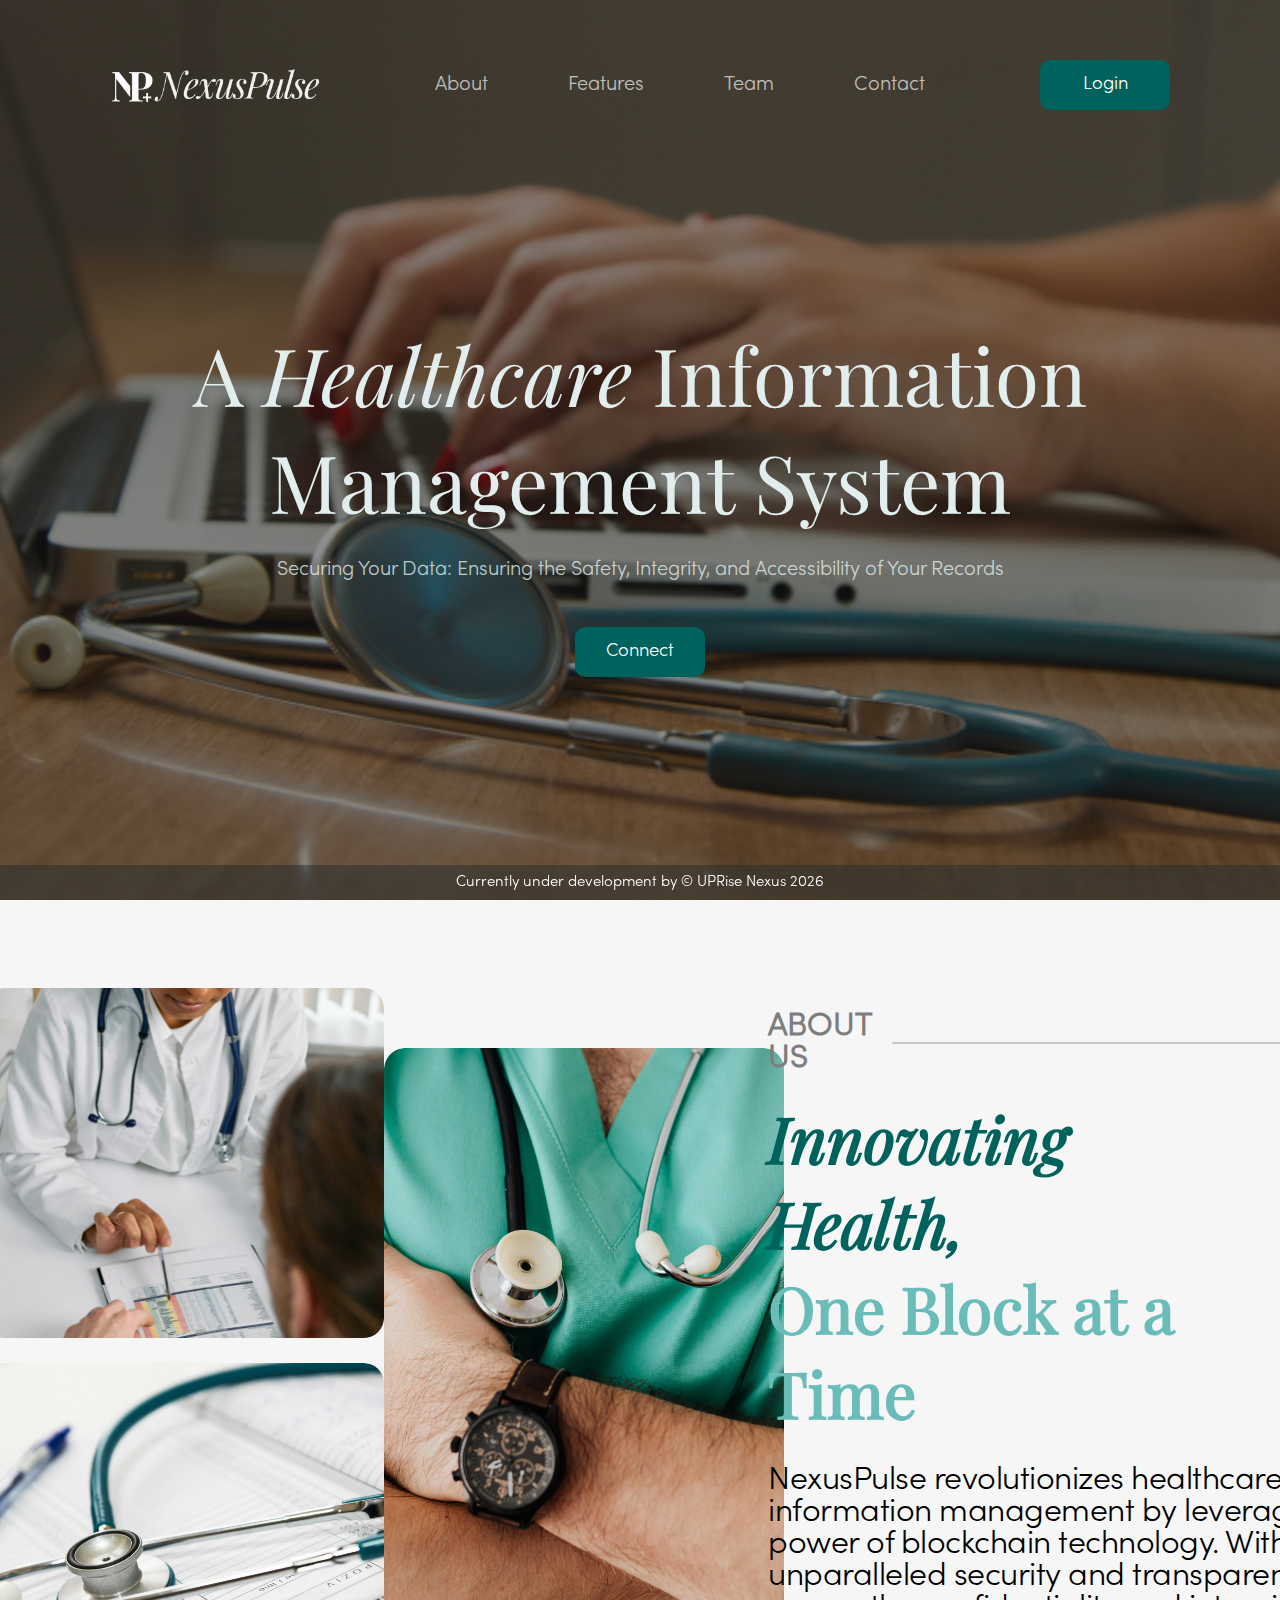
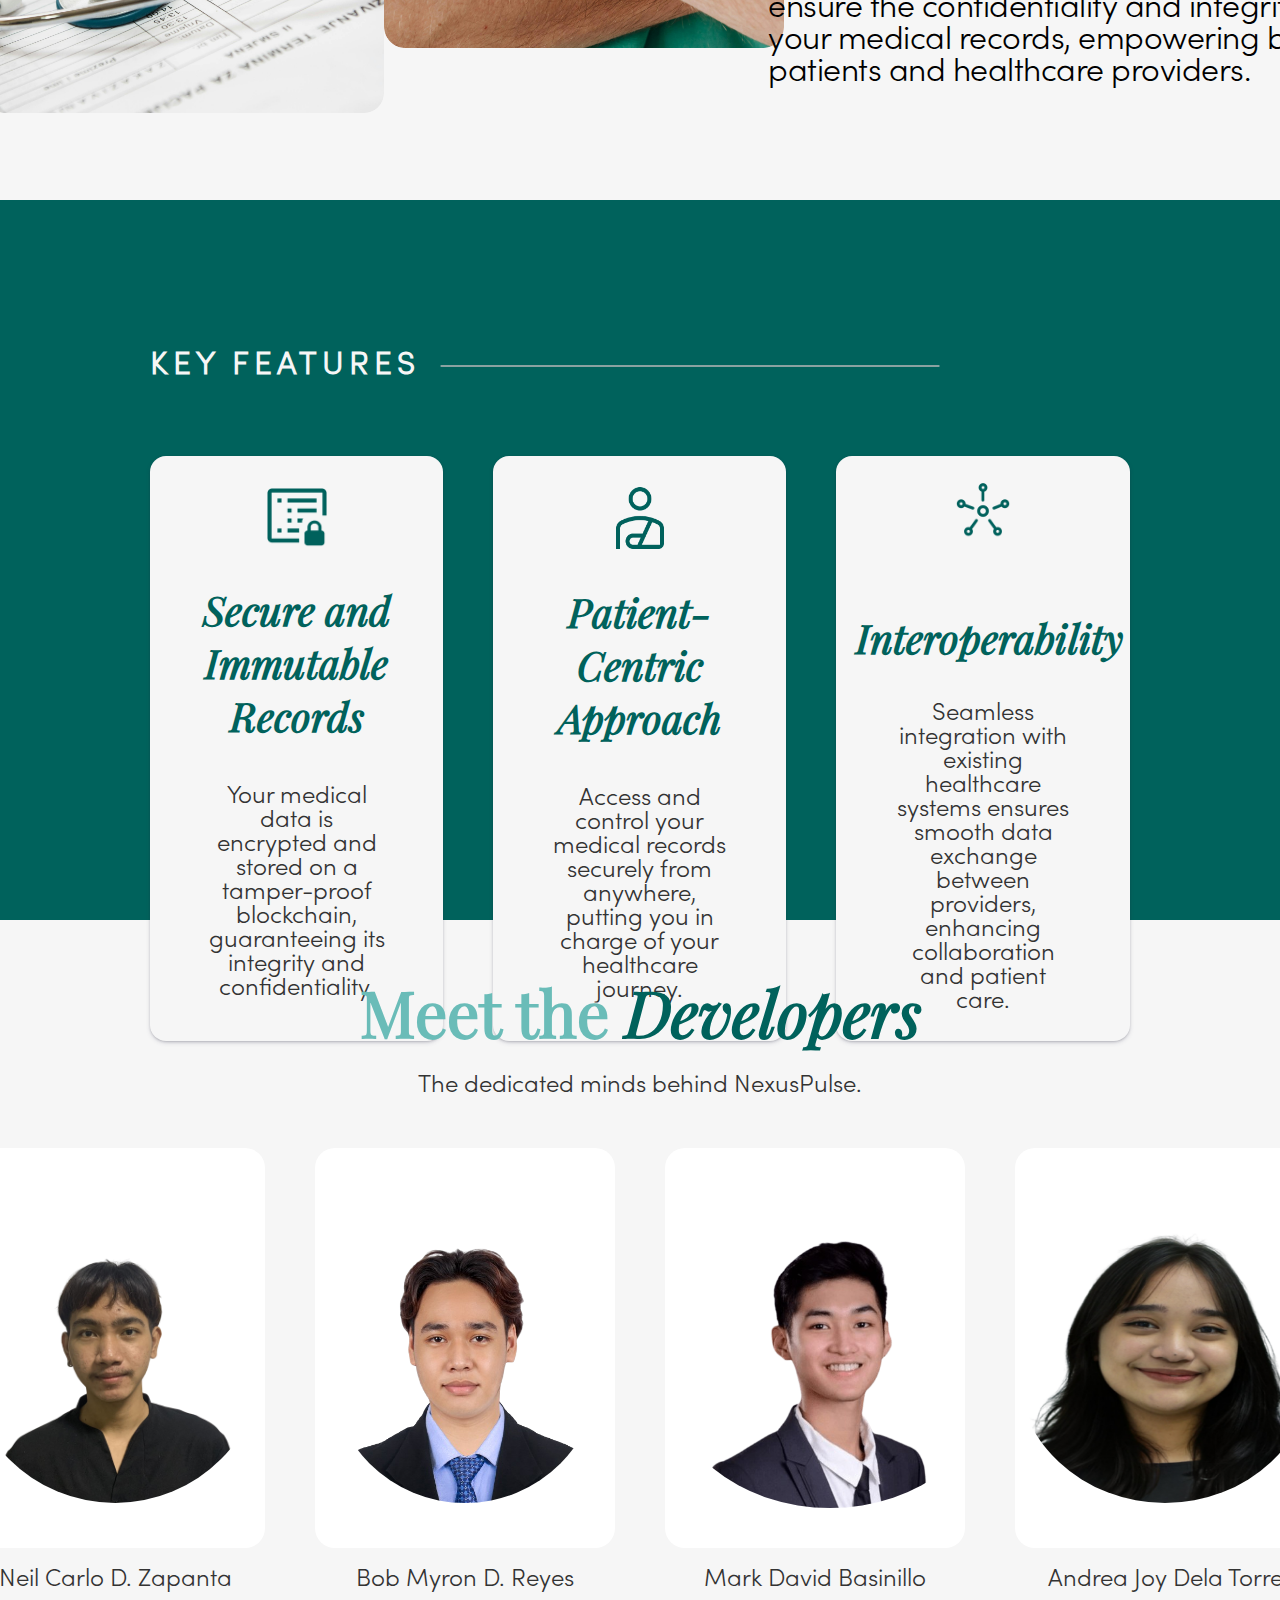
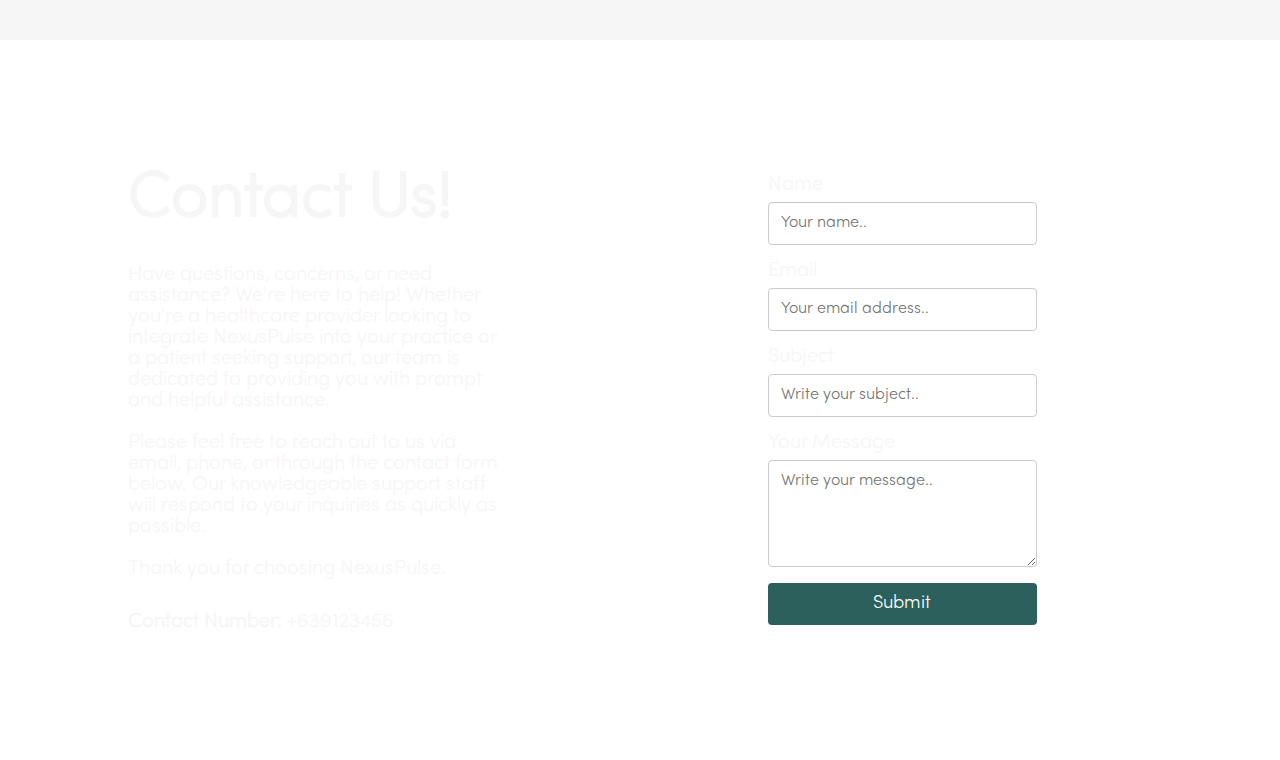
<file: index.html>
<!DOCTYPE html>
<html lang="en">
<head>
    <meta charset="UTF-8">
    <meta name="viewport" content="width=device-width, initial-scale=1.0">
    <title>NexusPulse</title>
    <link rel="stylesheet" href="./styles/style.css">
    <script src="./script.js" defer></script>
</head>
<body class="landing-page" id="home">
    <div class="background">
        <div class="container">
            <header class="header">
                <img src="./images/logo4.png" alt="NexusPulse Logo">
                <div class="nav-bar">
                    <a href="#about" class="about">About</a>
                    <a href="#features" class="features">Features</a>
                    <a href="#team" class="team">Team</a>
                    <a href="#contact-us" class="team">Contact</a>
                </div>
                <button class="login-form">Login</button>
            </header>
        
            <div class="content">
                <p class="hero">A <span class="healthcare">Healthcare</span> Information <br> Management System</p>
                <p class="sub-hero">Securing Your Data: Ensuring the Safety, Integrity, and Accessibility of Your Records</p>
                <button class="connect-button">Connect</button>
            </div>
        </div>
    </div>

    <div class="about-us-container" id="about">
        <div class="left">
            <div class="left-img">
                <img src="./images/image1.png" alt="">
                <img src="./images/image2.png" alt="">
            </div>
            <div class="right-img">
                <img src="./images/image3.png" alt="">
            </div>
        </div>
        <div class="right">
            <div class="about-us-text">
                <p>ABOUT US</p>
                <img class="dash" src="./images/dash.png" alt="">
            </div>
            <div class="about-header"><em>Innovating Health, </em><br> One Block at a Time</div>
            <p>NexusPulse revolutionizes healthcare information management by leveraging
                the power of blockchain technology. With unparalleled security and transparency, we ensure the confidentiality and integrity of your medical records, empowering both patients and healthcare providers.</p>
        </div>
    </div>

    <div class="key-features-container" id="features">
        <div class="header">
            <h2>KEY FEATURES</h2>
            <img src="./images/dash.png" alt="">
        </div>
        <div class="key-features-collection">
            <div class="key-features-card">
                <div class="icon-container">
                    <img src="./images/feature1.png" alt="" width="60">
                </div>
                <h3>Secure and <br> Immutable Records</h3>
                <p>Your medical data is encrypted and stored on a tamper-proof blockchain, guaranteeing its integrity and confidentiality.</p>
            </div>
            <div class="key-features-card">
                <div class="icon-container">
                    <img src="./images/feature2.png" alt="" width="50">
                </div>
                <h3>Patient-Centric Approach</h3>
                <p>Access and control your medical records securely from anywhere, putting you in charge of your healthcare journey.
                </p>
            </div>
            <div class="key-features-card">
                <div class="icon-container">
                    <img src="./images/feature3.png" alt="" width="70">
                </div>
                <h3 class="interoperability">Interoperability</h3>
                <p>Seamless integration with existing healthcare systems ensures smooth data exchange between providers, enhancing collaboration and patient care.
                </p>
            </div>
        </div>
    </div>

    <div class="team-container" id="team">
        <div class="header">
            <h2>Meet the <span class="developer">Developers</span></h2>
            <p>The dedicated minds behind NexusPulse.</p>
        </div>
        <div class="card-container">
            <div class="card-item">
                <div class="img-container">
                    <a href="https://www.facebook.com/mustbeneru" target="_blank"><img src="./images/neil-pfp.png" alt="" class="neil"></a>
                </div>
                <p class="name">Neil Carlo D. Zapanta</p>
            </div>
            <div class="card-item">
                <div class="img-container">
                    <a href="https://www.facebook.com/bobmyron.36"><img src="./images/bob-pfp.png" alt="" class="bob"></a>
                </div>
                <p class="name">Bob Myron D. Reyes</p>
            </div>
            <div class="card-item">
                <div class="img-container">
                    <a href="https://www.facebook.com/itsmarksheesh"><img src="./images/mark-pfp.png" alt="" class="mark"></a>
                </div>
                <p class="name">Mark David Basinillo</p>
            </div>
            <div class="card-item">
                <div class="img-container">
                    <a href="https://www.facebook.com/andreajoydt"><img src="./images/andrea-pfp.png" alt="" class="andrea"></a>
                </div>
                <p class="name">Andrea Joy Dela Torre</p>
            </div>
        </div>
    </div>
    

    <div class="contact-form-container" id="contact-us">
        <div class="form-label cfc">
            <h1>Contact Us!</h1>
            <p>Have questions, concerns, or need assistance? We're here to help! Whether you're a healthcare provider looking to integrate NexusPulse into your practice or a patient seeking support, our team is dedicated to providing you with prompt and helpful assistance.
            <br><br>
            Please feel free to reach out to us via email, phone, or through the contact form below. Our knowledgeable support staff will respond to your inquiries as quickly as possible.
            <br><br>  
            Thank you for choosing NexusPulse.</p>
            <h3>Contact Number: <a>+639123456</a></h3>
        </div>

        <div class="form-content cfc">
            <form action="/action_page.php">
                <label for="name">Name</label>
                <input type="text" id="name" name="name" placeholder="Your name..">
            
                <label for="email">Email</label>
                <input type="text" id="email" name="email" placeholder="Your email address..">

                <label for="subject">Subject</label>
                <input type="text" id="subject" name="subject" placeholder="Write your subject..">
            
                <label for="subject">Your Message</label>
                <textarea id="subject" name="subject" placeholder="Write your message.." style="height:200px"></textarea>
            
                <input type="submit" value="Submit">
              </form>
        </div>
        
    </div>

    <footer class="footer">
        <p>Currently under development by © UPRise Nexus <script>document.write( new Date().getFullYear() );</script></p>
    </footer> 

</body>
</html>
</file>
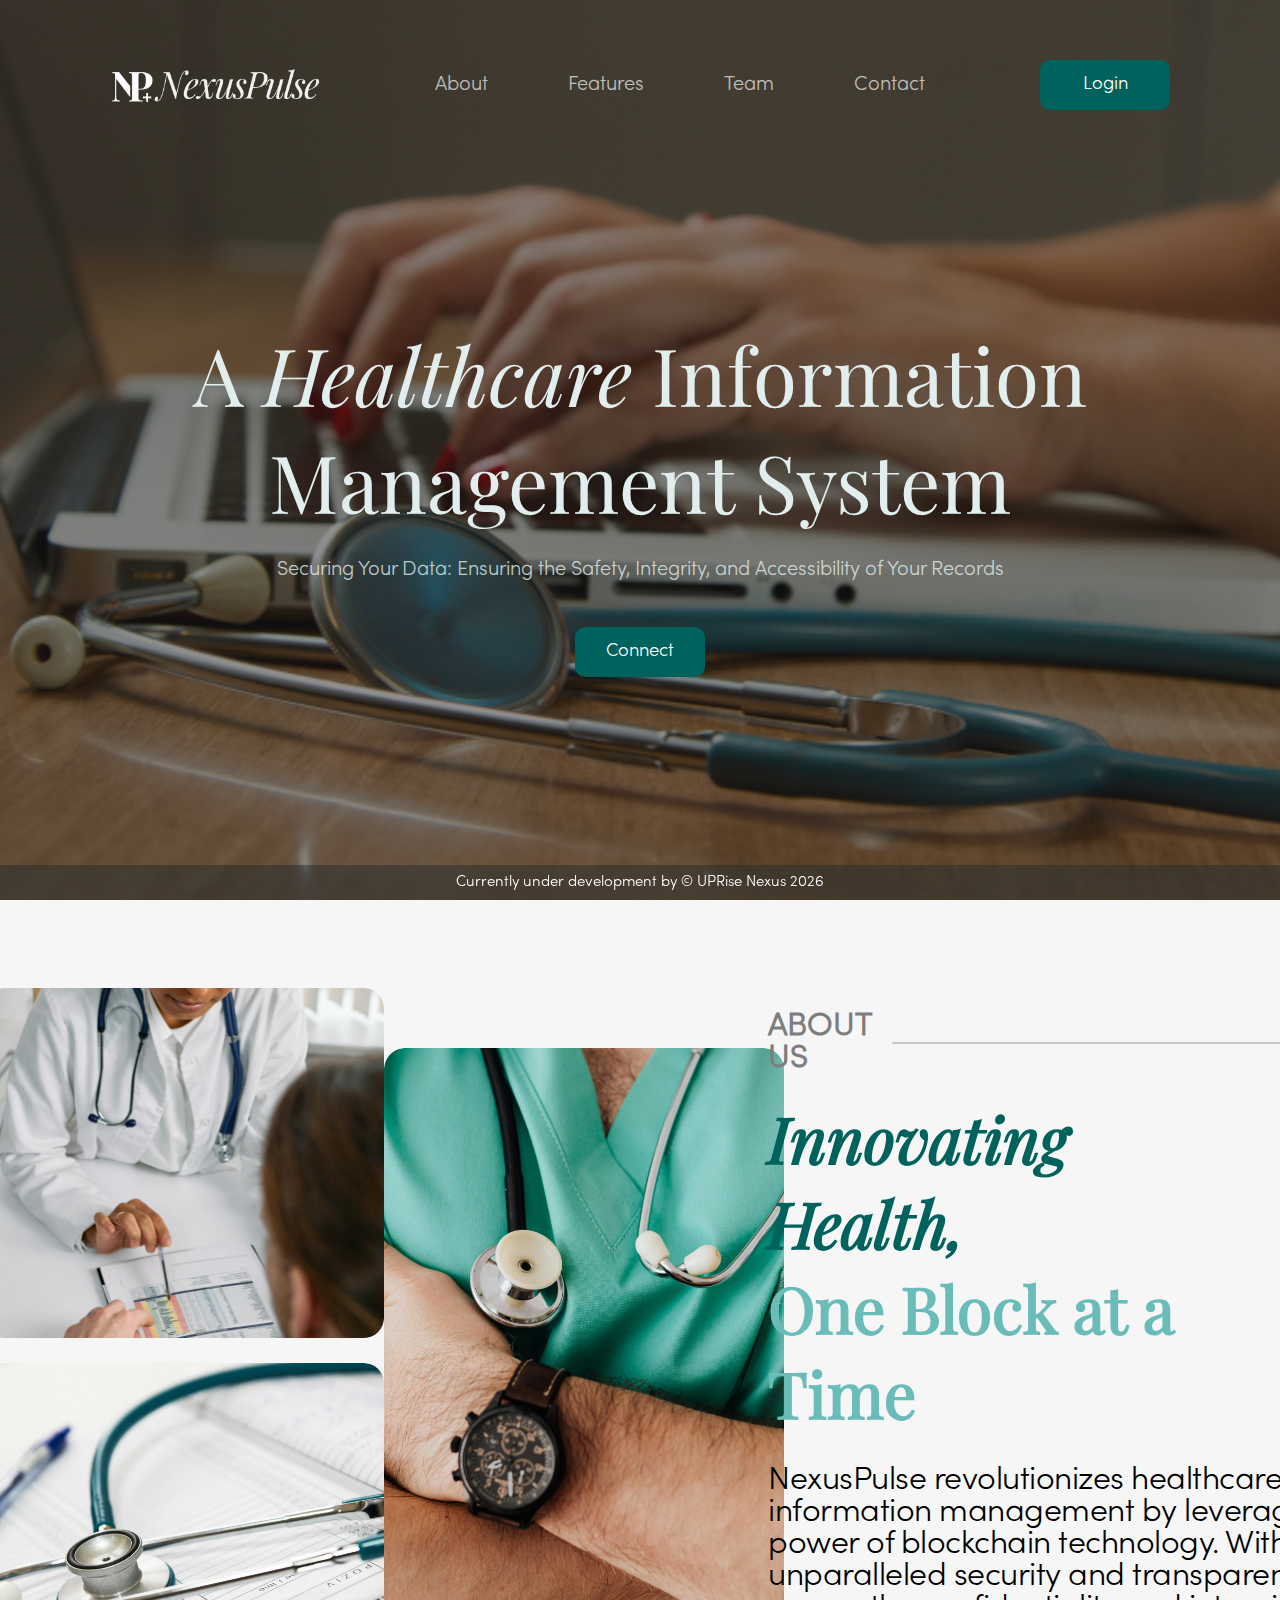
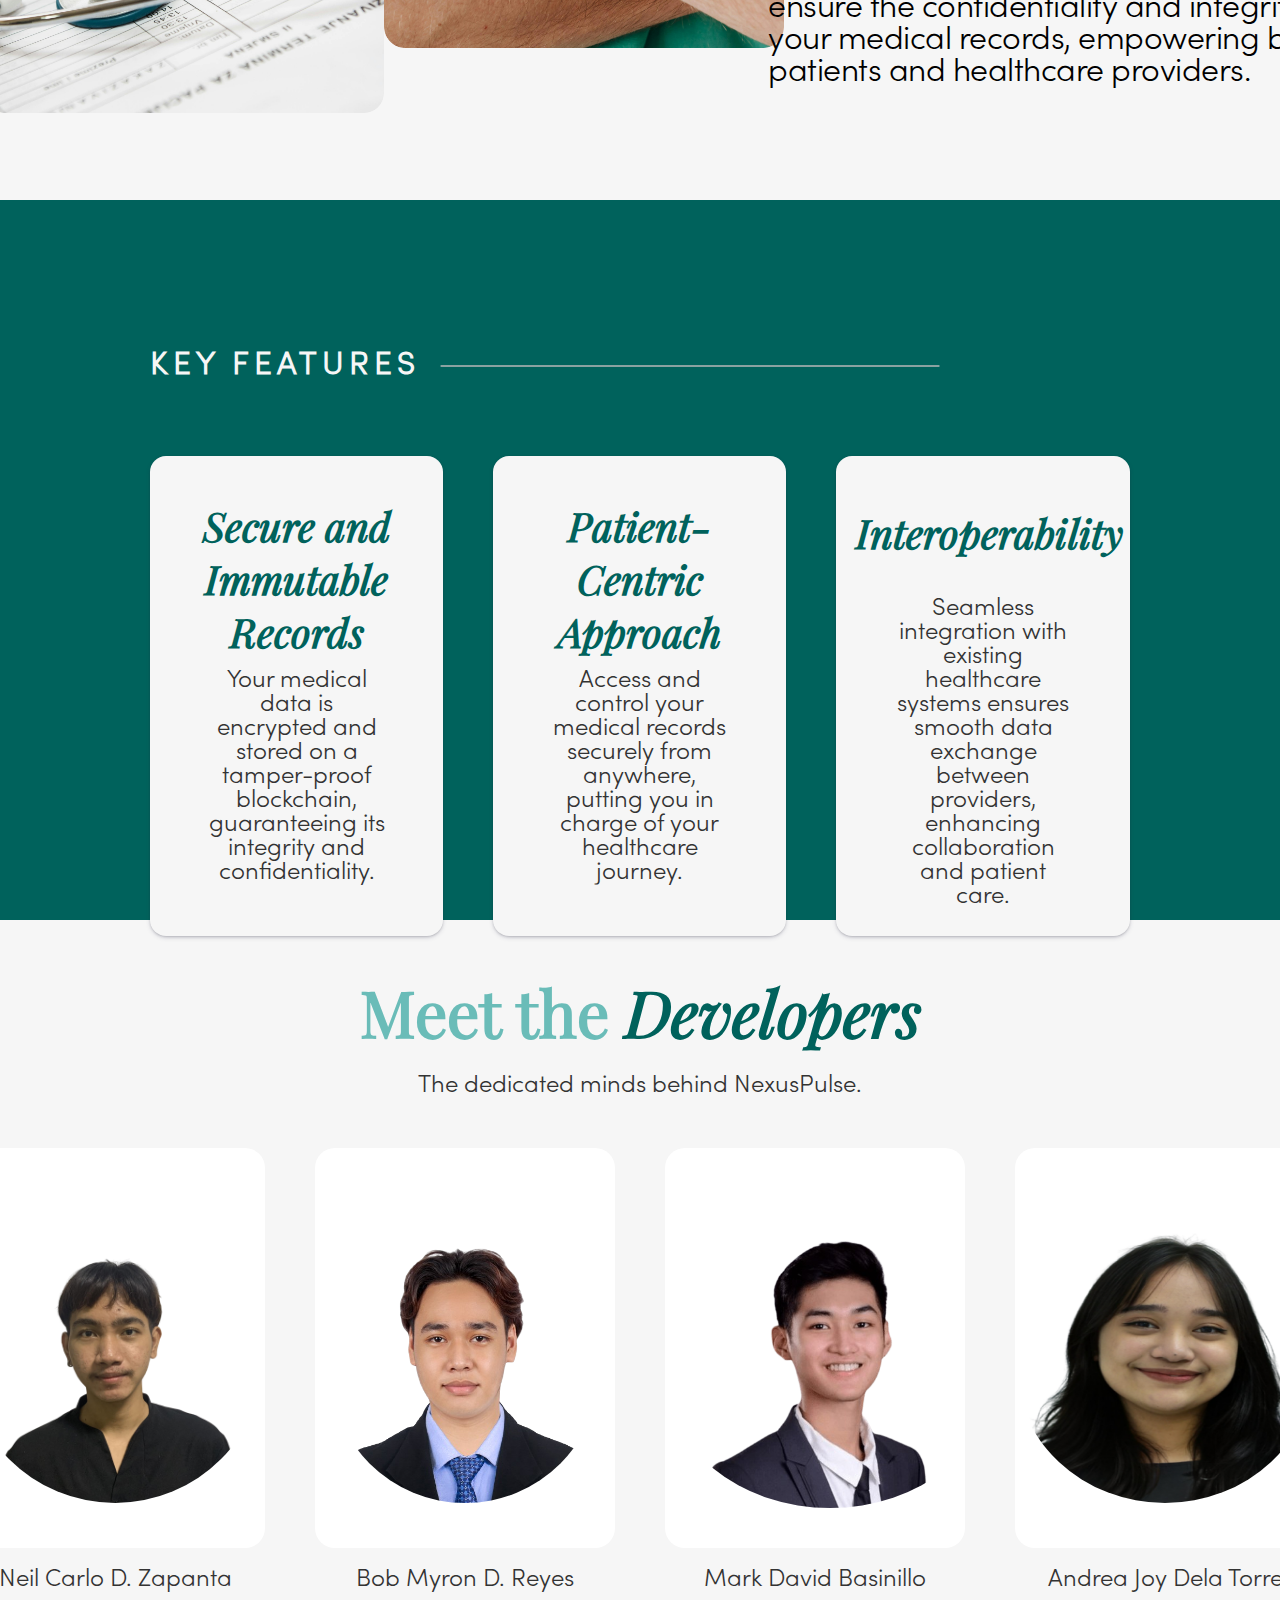
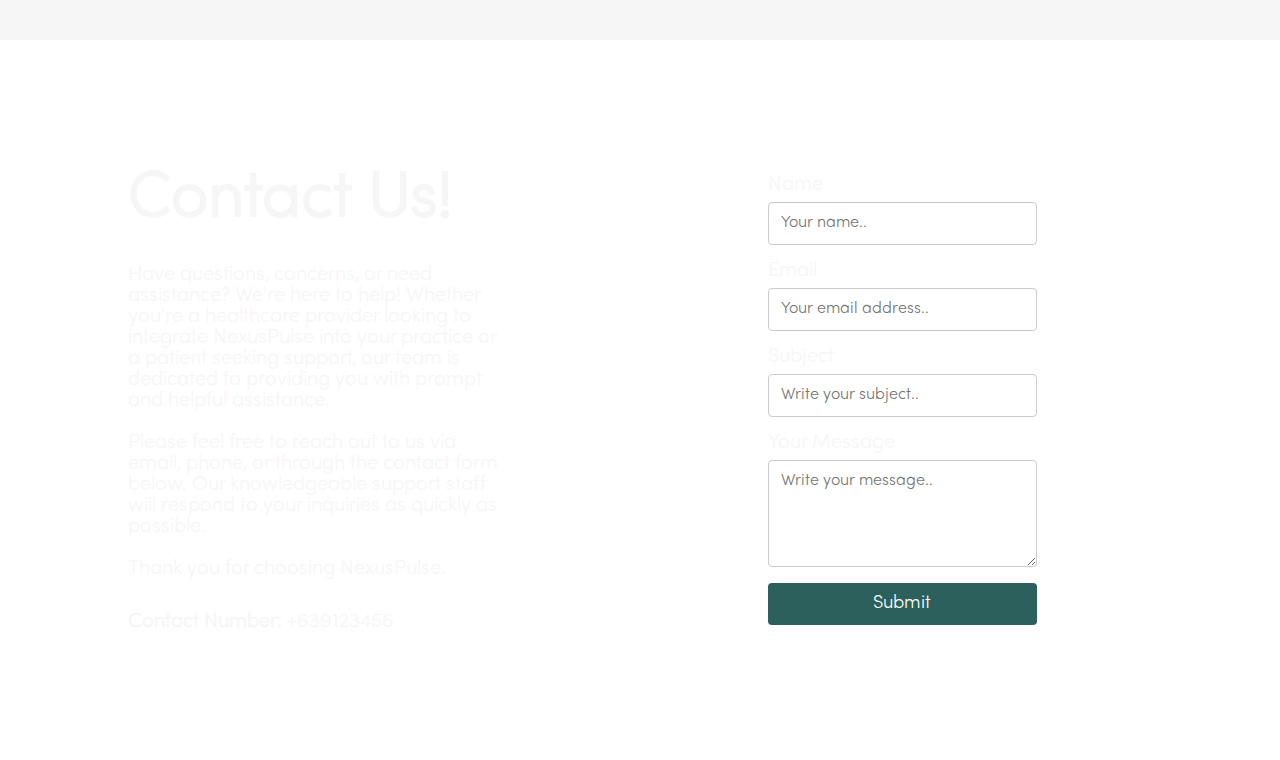
<file: html/index.html>
<!DOCTYPE html>
<html lang="en">
<head>
    <meta charset="UTF-8">
    <meta name="viewport" content="width=device-width, initial-scale=1.0">
    <title>NexusPulse</title>
    <link rel="stylesheet" href="../styles/style.css">
    <script src="../script.js" defer></script>
</head>
<body class="landing-page" id="home">
    <div class="background">
        <div class="container">
            <header class="header">
                <img src="../images/logo4.png" alt="NexusPulse Logo">
                <div class="nav-bar">
                    <a href="#about" class="about">About</a>
                    <a href="#features" class="features">Features</a>
                    <a href="#team" class="team">Team</a>
                    <a href="#contact-us" class="team">Contact</a>
                </div>
                <button class="login-form">Login</button>
            </header>
        
            <div class="content">
                <p class="hero">A <span class="healthcare">Healthcare</span> Information <br> Management System</p>
                <p class="sub-hero">Securing Your Data: Ensuring the Safety, Integrity, and Accessibility of Your Records</p>
                <button class="connect-button">Connect</button>
            </div>
        </div>
    </div>

    <div class="about-us-container" id="about">
        <div class="left">
            <div class="left-img">
                <img src="../images/image1.png" alt="">
                <img src="../images/image2.png" alt="">
            </div>
            <div class="right-img">
                <img src="../images/image3.png" alt="">
            </div>
        </div>
        <div class="right">
            <div class="about-us-text">
                <p>ABOUT US</p>
                <img class="dash" src="../images/dash.png" alt="">
            </div>
            <div class="about-header"><em>Innovating Health, </em><br> One Block at a Time</div>
            <p>NexusPulse revolutionizes healthcare information management by leveraging
                the power of blockchain technology. With unparalleled security and transparency, we ensure the confidentiality and integrity of your medical records, empowering both patients and healthcare providers.</p>
        </div>
    </div>

    <div class="key-features-container" id="features">
        <div class="header">
            <h2>KEY FEATURES</h2>
            <img src="../images/dash.png" alt="">
        </div>
        <div class="key-features-collection">
            <div class="key-features-card">
                <h3>Secure and Immutable Records</h3>
                <p>Your medical data is encrypted and stored on a tamper-proof blockchain, guaranteeing its integrity and confidentiality.</p>
            </div>
            <div class="key-features-card">
                <h3>Patient-Centric Approach</h3>
                <p>Access and control your medical records securely from anywhere, putting you in charge of your healthcare journey.
                </p>
            </div>
            <div class="key-features-card">
                <h3 class="interoperability">Interoperability</h3>
                <p>Seamless integration with existing healthcare systems ensures smooth data exchange between providers, enhancing collaboration and patient care.
                </p>
            </div>
        </div>
    </div>

    <div class="team-container" id="team">
        <div class="header">
            <h2>Meet the <span class="developer">Developers</span></h2>
            <p>The dedicated minds behind NexusPulse.</p>
        </div>
        <div class="card-container">
            <div class="card-item">
                <div class="img-container">
                    <a href="https://www.facebook.com/mustbeneru" target="_blank"><img src="../images/neil-pfp.png" alt="" class="neil"></a>
                </div>
                <p class="name">Neil Carlo D. Zapanta</p>
            </div>
            <div class="card-item">
                <div class="img-container">
                    <a href="https://www.facebook.com/bobmyron.36"><img src="../images/bob-pfp.png" alt="" class="bob"></a>
                </div>
                <p class="name">Bob Myron D. Reyes</p>
            </div>
            <div class="card-item">
                <div class="img-container">
                    <a href="https://www.facebook.com/itsmarksheesh"><img src="../images/mark-pfp.png" alt="" class="mark"></a>
                </div>
                <p class="name">Mark David Basinillo</p>
            </div>
            <div class="card-item">
                <div class="img-container">
                    <a href="https://www.facebook.com/andreajoydt"><img src="../images/andrea-pfp.png" alt="" class="andrea"></a>
                </div>
                <p class="name">Andrea Joy Dela Torre</p>
            </div>
        </div>
    </div>
    

    <div class="contact-form-container" id="contact-us">
        <div class="form-label cfc">
            <h1>Contact Us!</h1>
            <p>Have questions, concerns, or need assistance? We're here to help! Whether you're a healthcare provider looking to integrate NexusPulse into your practice or a patient seeking support, our team is dedicated to providing you with prompt and helpful assistance.
            <br><br>
            Please feel free to reach out to us via email, phone, or through the contact form below. Our knowledgeable support staff will respond to your inquiries as quickly as possible.
            <br><br>  
            Thank you for choosing NexusPulse.</p>
            <h3>Contact Number: <a>+639123456</a></h3>
        </div>

        <div class="form-content cfc">
            <form action="/action_page.php">
                <label for="name">Name</label>
                <input type="text" id="name" name="name" placeholder="Your name..">
            
                <label for="email">Email</label>
                <input type="text" id="email" name="email" placeholder="Your email address..">

                <label for="subject">Subject</label>
                <input type="text" id="subject" name="subject" placeholder="Write your subject..">
            
                <label for="subject">Your Message</label>
                <textarea id="subject" name="subject" placeholder="Write your message.." style="height:200px"></textarea>
            
                <input type="submit" value="Submit">
              </form>
        </div>
        
    </div>

    <footer class="footer">
        <p>Currently under development by © UPRise Nexus <script>document.write( new Date().getFullYear() );</script></p>
    </footer> 

</body>
</html>
</file>
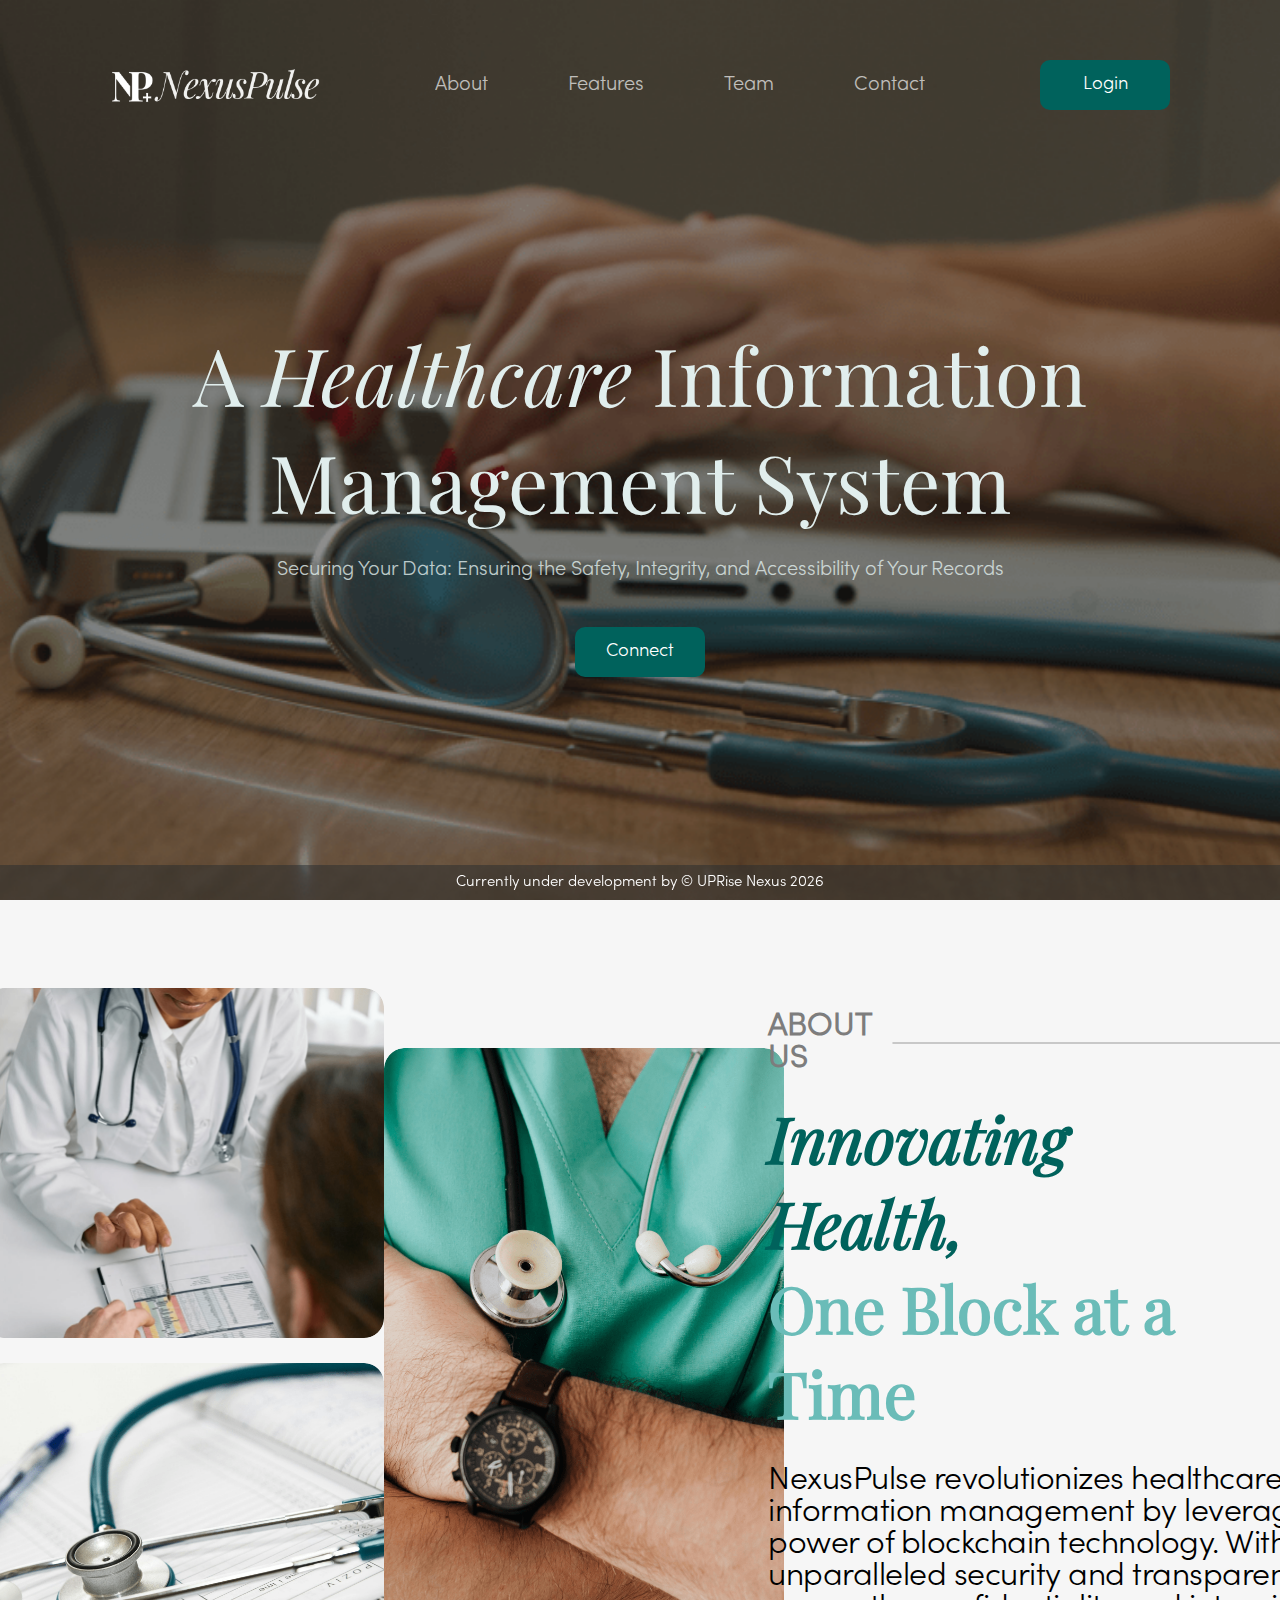
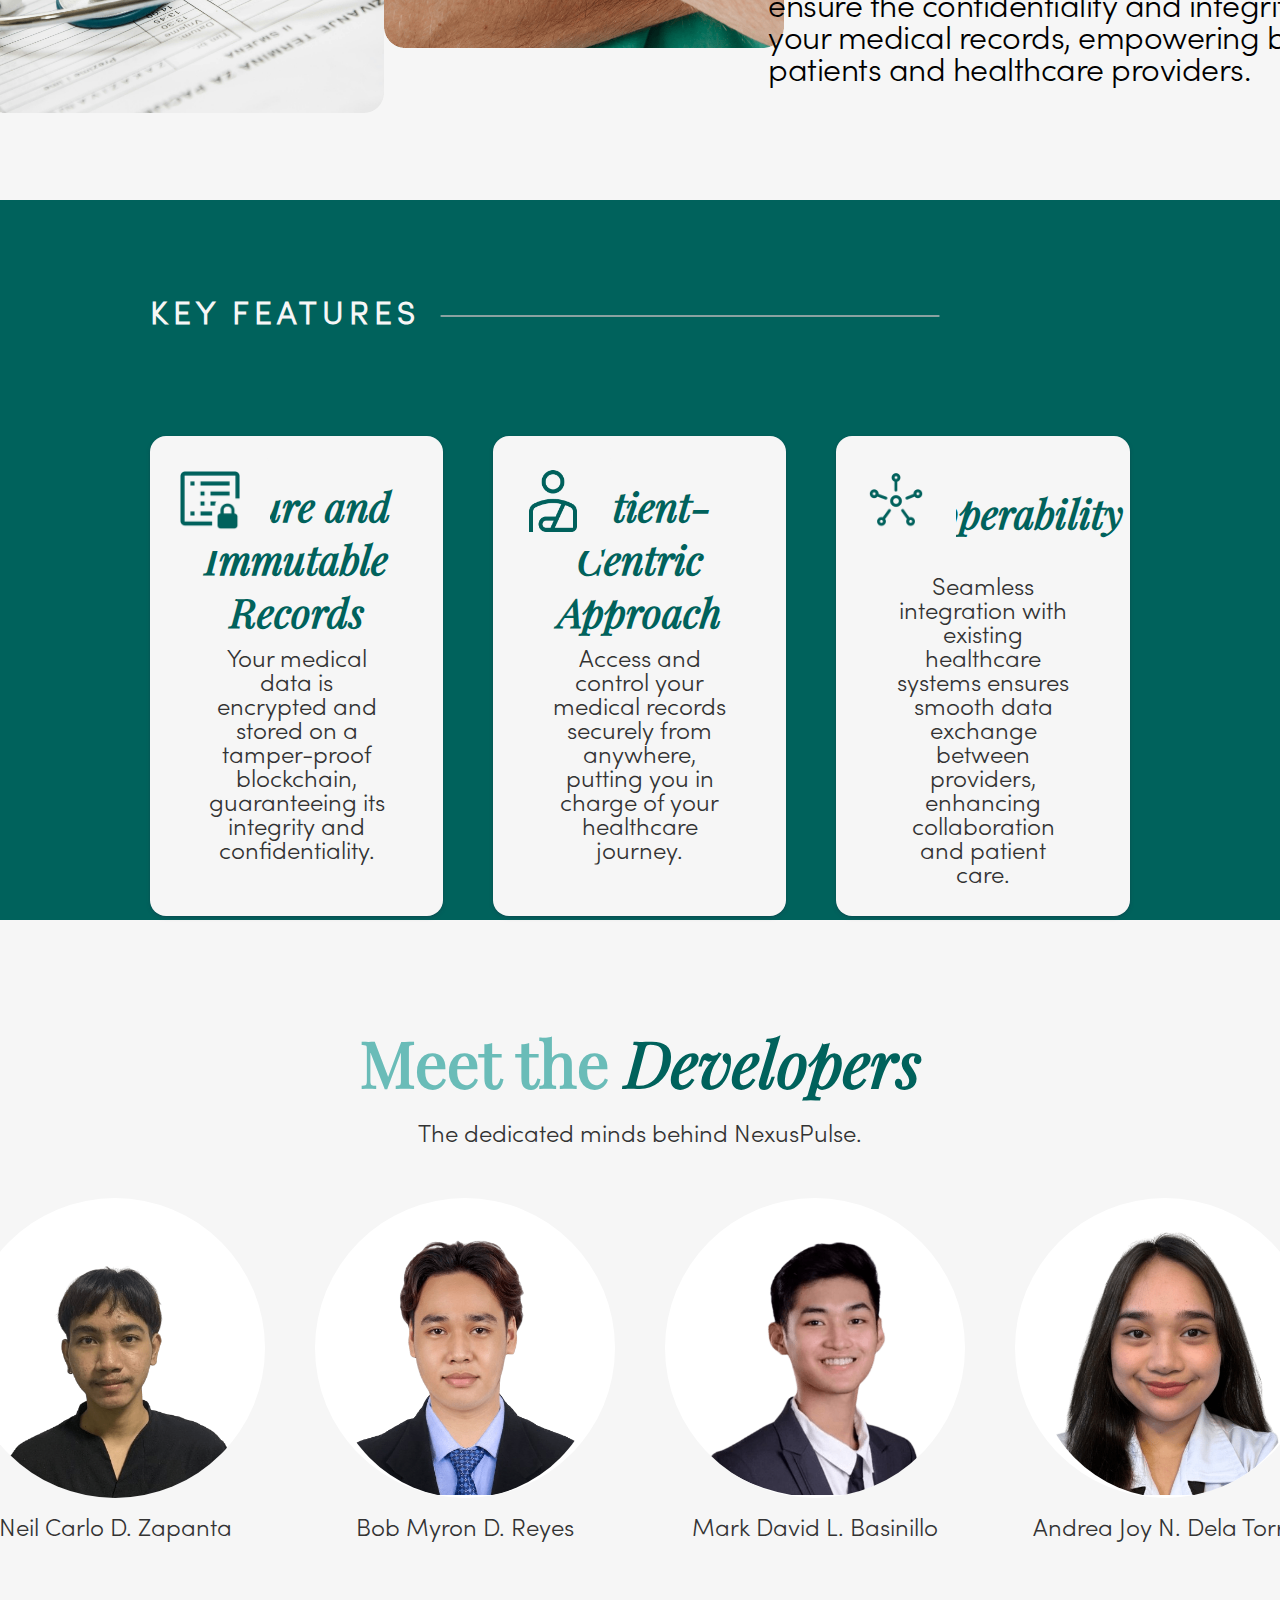
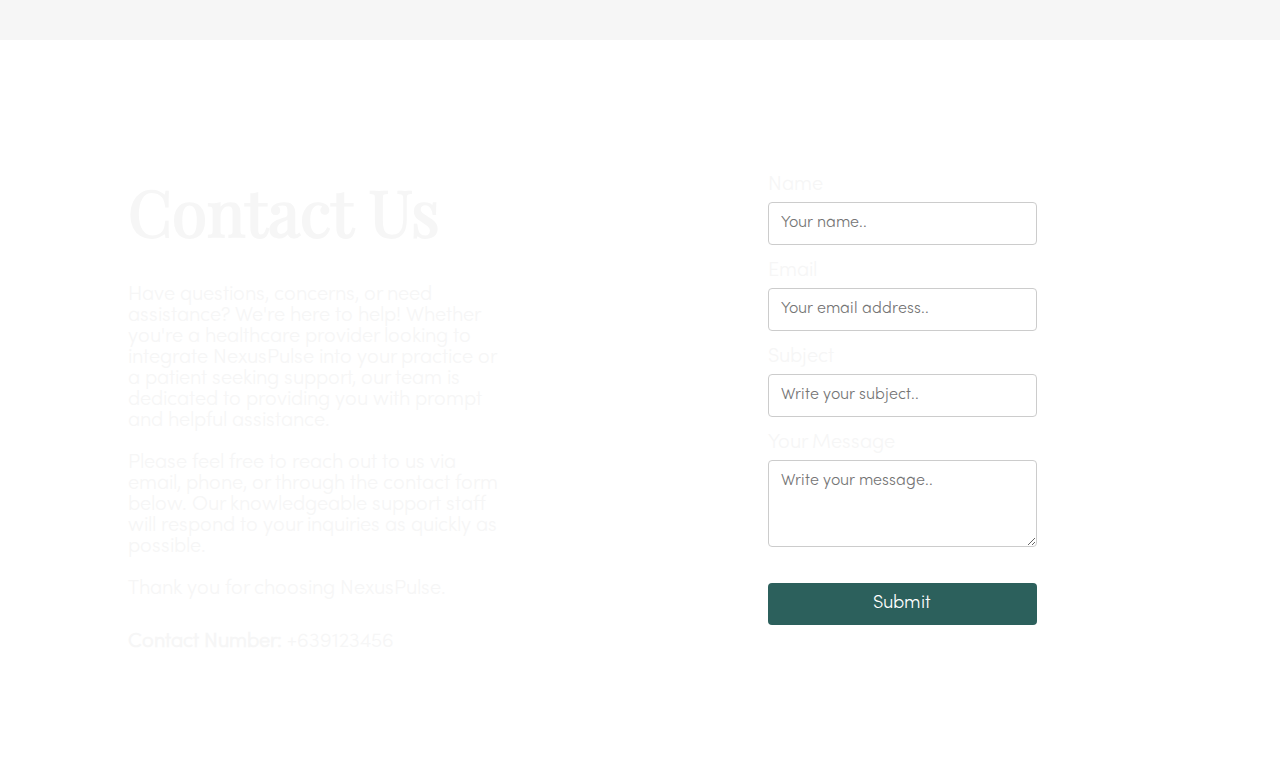
<file: src/index.html>
<!DOCTYPE html>
<html lang="en">
<head>
    <meta charset="UTF-8">
    <meta name="viewport" content="width=device-width, initial-scale=1.0">
    <title>NexusPulse</title>
    <link rel="stylesheet" href="./styles/style.css">
    <script src="./script.js" defer></script>
</head>
<body class="landing-page" id="home">
    <div class="background">
        <div class="container">
            <header class="header">
                <img src="./images/logo4.png" alt="NexusPulse Logo">
                <div class="nav-bar">
                    <a href="#about" class="about">About</a>
                    <a href="#features" class="features">Features</a>
                    <a href="#team" class="team">Team</a>
                    <a href="#contact-us" class="team">Contact</a>
                </div>
                <button class="login-form">Login</button>
            </header>
        
            <div class="content">
                <p class="hero">A <span class="healthcare">Healthcare</span> Information <br> Management System</p>
                <p class="sub-hero">Securing Your Data: Ensuring the Safety, Integrity, and Accessibility of Your Records</p>
                <button class="connect-button">Connect</button>
            </div>
        </div>
    </div>

    <div class="about-us-container" id="about">
        <div class="left">
            <div class="left-img">
                <img src="./images/image1.png" alt="">
                <img src="./images/image2.png" alt="">
            </div>
            <div class="right-img">
                <img src="./images/image3.png" alt="">
            </div>
        </div>
        <div class="right">
            <div class="about-us-text">
                <p>ABOUT US</p>
                <img class="dash" src="./images/dash.png" alt="">
            </div>
            <div class="about-header"><em>Innovating Health, </em><br> One Block at a Time</div>
            <p>NexusPulse revolutionizes healthcare information management by leveraging
                the power of blockchain technology. With unparalleled security and transparency, we ensure the confidentiality and integrity of your medical records, empowering both patients and healthcare providers.</p>
        </div>
    </div>

    <div class="key-features-container" id="features">
        <div class="header">
            <h2>KEY FEATURES</h2>
            <img src="./images/dash.png" alt="">
        </div>
        <div class="key-features-collection">
            <div class="key-features-card">
                <div class="icon-container">
                    <img src="./images/feature1.png" alt="" width="60">
                </div>
                <h3>Secure and <br> Immutable Records</h3>
                <p>Your medical data is encrypted and stored on a tamper-proof blockchain, guaranteeing its integrity and confidentiality.</p>
            </div>
            <div class="key-features-card">
                <div class="icon-container">
                    <img src="./images/feature2.png" alt="" width="50">
                </div>
                <h3>Patient-Centric Approach</h3>
                <p>Access and control your medical records securely from anywhere, putting you in charge of your healthcare journey.
                </p>
            </div>
            <div class="key-features-card">
                <div class="icon-container">
                    <img src="./images/feature3.png" alt="" width="70">
                </div>
                <h3 class="interoperability">Interoperability</h3>
                <p>Seamless integration with existing healthcare systems ensures smooth data exchange between providers, enhancing collaboration and patient care.
                </p>
            </div>
        </div>
    </div>

    <div class="team-container" id="team">
        <div class="header">
            <h2>Meet the <span class="developer">Developers</span></h2>
            <p>The dedicated minds behind NexusPulse.</p>
        </div>
        <div class="card-container">
            <div class="card-item">
                <div class="img-container">
                    <a href="https://www.facebook.com/mustbeneru" target="_blank"><img src="./images/neil-pfp.png" alt="" class="neil"></a>
                </div>
                <p class="name">Neil Carlo D. Zapanta</p>
            </div>
            <div class="card-item">
                <div class="img-container">
                    <a href="https://www.facebook.com/bobmyron.36"><img src="./images/bob-pfp.png" alt="" class="bob"></a>
                </div>
                <p class="name">Bob Myron D. Reyes</p>
            </div>
            <div class="card-item">
                <div class="img-container">
                    <a href="https://www.facebook.com/itsmarksheesh"><img src="./images/mark-pfp.png" alt="" class="mark"></a>
                </div>
                <p class="name">Mark David L. Basinillo</p>
            </div>
            <div class="card-item">
                <div class="img-container">
                    <a href="https://www.facebook.com/andreajoydt"><img src="./images/andrea-pfp.png" alt="" class="andrea"></a>
                </div>
                <p class="name">Andrea Joy N. Dela Torre</p>
            </div>
        </div>
    </div>
    

    <div class="contact-form-container" id="contact-us">
        <div class="form-label cfc">
            <h1>Contact Us</h1>
            <p>Have questions, concerns, or need assistance? We're here to help! Whether you're a healthcare provider looking to integrate NexusPulse into your practice or a patient seeking support, our team is dedicated to providing you with prompt and helpful assistance.
            <br><br>
            Please feel free to reach out to us via email, phone, or through the contact form below. Our knowledgeable support staff will respond to your inquiries as quickly as possible.
            <br><br>  
            Thank you for choosing NexusPulse.</p>
            <h3>Contact Number: <a>+639123456</a></h3>
        </div>

        <div class="form-content cfc">
            <form action="/action_page.php">
                <label for="name">Name</label>
                <input type="text" id="name" name="name" placeholder="Your name..">
            
                <label for="email">Email</label>
                <input type="text" id="email" name="email" placeholder="Your email address..">

                <label for="subject">Subject</label>
                <input type="text" id="subject" name="subject" placeholder="Write your subject..">
            
                <label for="subject">Your Message</label>
                <textarea id="subject" name="subject" placeholder="Write your message.." style="height:200px"></textarea>
            
                <input type="submit" value="Submit">
              </form>
        </div>
        
    </div>

    <footer class="footer">
        <p>Currently under development by © UPRise Nexus <script>document.write( new Date().getFullYear() );</script></p>
    </footer> 

</body>
</html>
</file>
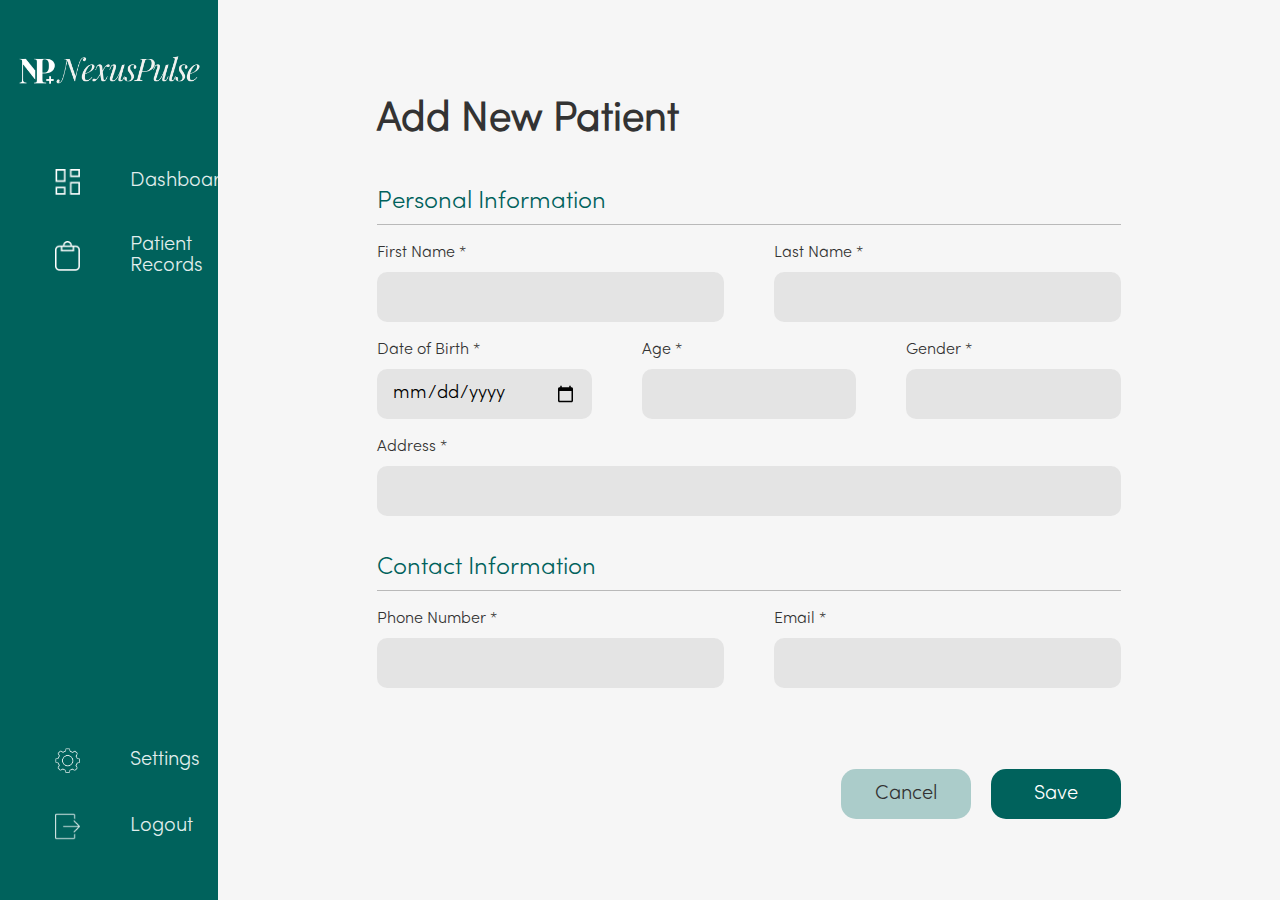
<file: html/add-new-patient.html>
<!DOCTYPE html>
<html lang="en">
<head>
    <meta charset="UTF-8">
    <meta name="viewport" content="width=device-width, initial-scale=1.0">
    <title>NexusPulse - Adding Patient</title>
    <link rel="stylesheet" href="../styles/add-new-patient.css">
    <script src="../script.js" defer></script>
</head>
<body class="admin-page">
    <div class="sidebar">
        <div class="top">
            <div class="logo">
                <img src="../images/logo4.png" alt="NexusPulse">
            </div>
            <div class="items">
                <div class="dashboard">
                    <img src="../images/dashboard.png" alt="">
                    <div class="text">Dashboard</div>
                </div>
                <div class="patient-records">
                    <img src="../images/patient-data.png" alt="">
                    <div class="text">Patient Records</div>
                </div>
            </div>
        </div>

        <div class="bottom">
            <div class="setting">
                <img src="../images/settings.png" alt="">
                <div class="text">Settings</div>
            </div>
            <div class="logout">
                <img src="../images/logout.png" alt="">
                <div class="text">Logout</div>
            </div>
        </div>
    </div>

    <div class="container">
        <div class="header">
            <h2>Add New Patient</h2>
        </div>

        <div class="mid">
            <p class="personal-information">Personal Information</p>
            <div class="full-name">
                <div class="first-name">
                    <label for="first-name">First Name *</label>
                    <input type="text" name="first-name" required>
                </div>
                <div class="last-name">
                    <label for="last-name">Last Name *</label>
                    <input type="text" name="last-name" required>
                </div>
            </div>
            <div class="other">
                <div class="dob">
                    <label for="dob">Date of Birth *</label>
                    <input type="date" name="dob" required>
                </div>
                <div class="age">
                    <label for="age">Age *</label>
                    <input type="number" name="age" required>
                </div>
                <div class="gender">
                    <label for="gender">Gender *</label>
                    <input type="text" name="gender" required>
                </div>
            </div>
            <div class="address">
                <label for="address">Address *</label>
                <input type="text" name="address" required>
            </div>
            <div class="contact-information">
                <p>Contact Information</p>
                <div class="contacts">
                    <div class="phone-number">
                        <label for="phone-number">Phone Number *</label>
                        <input type="number" name="phone-number" required>
                    </div>
                    <div class="email">
                        <label for="email">Email *</label>
                        <input type="email" name="email" required>
                    </div>
                </div>
            </div>
        </div>

        <div class="buttons">
            <button class="cancel-button">Cancel</button>
            <button class="save-button">Save</button>
        </div>
    </div>

</body>
</html>
</file>
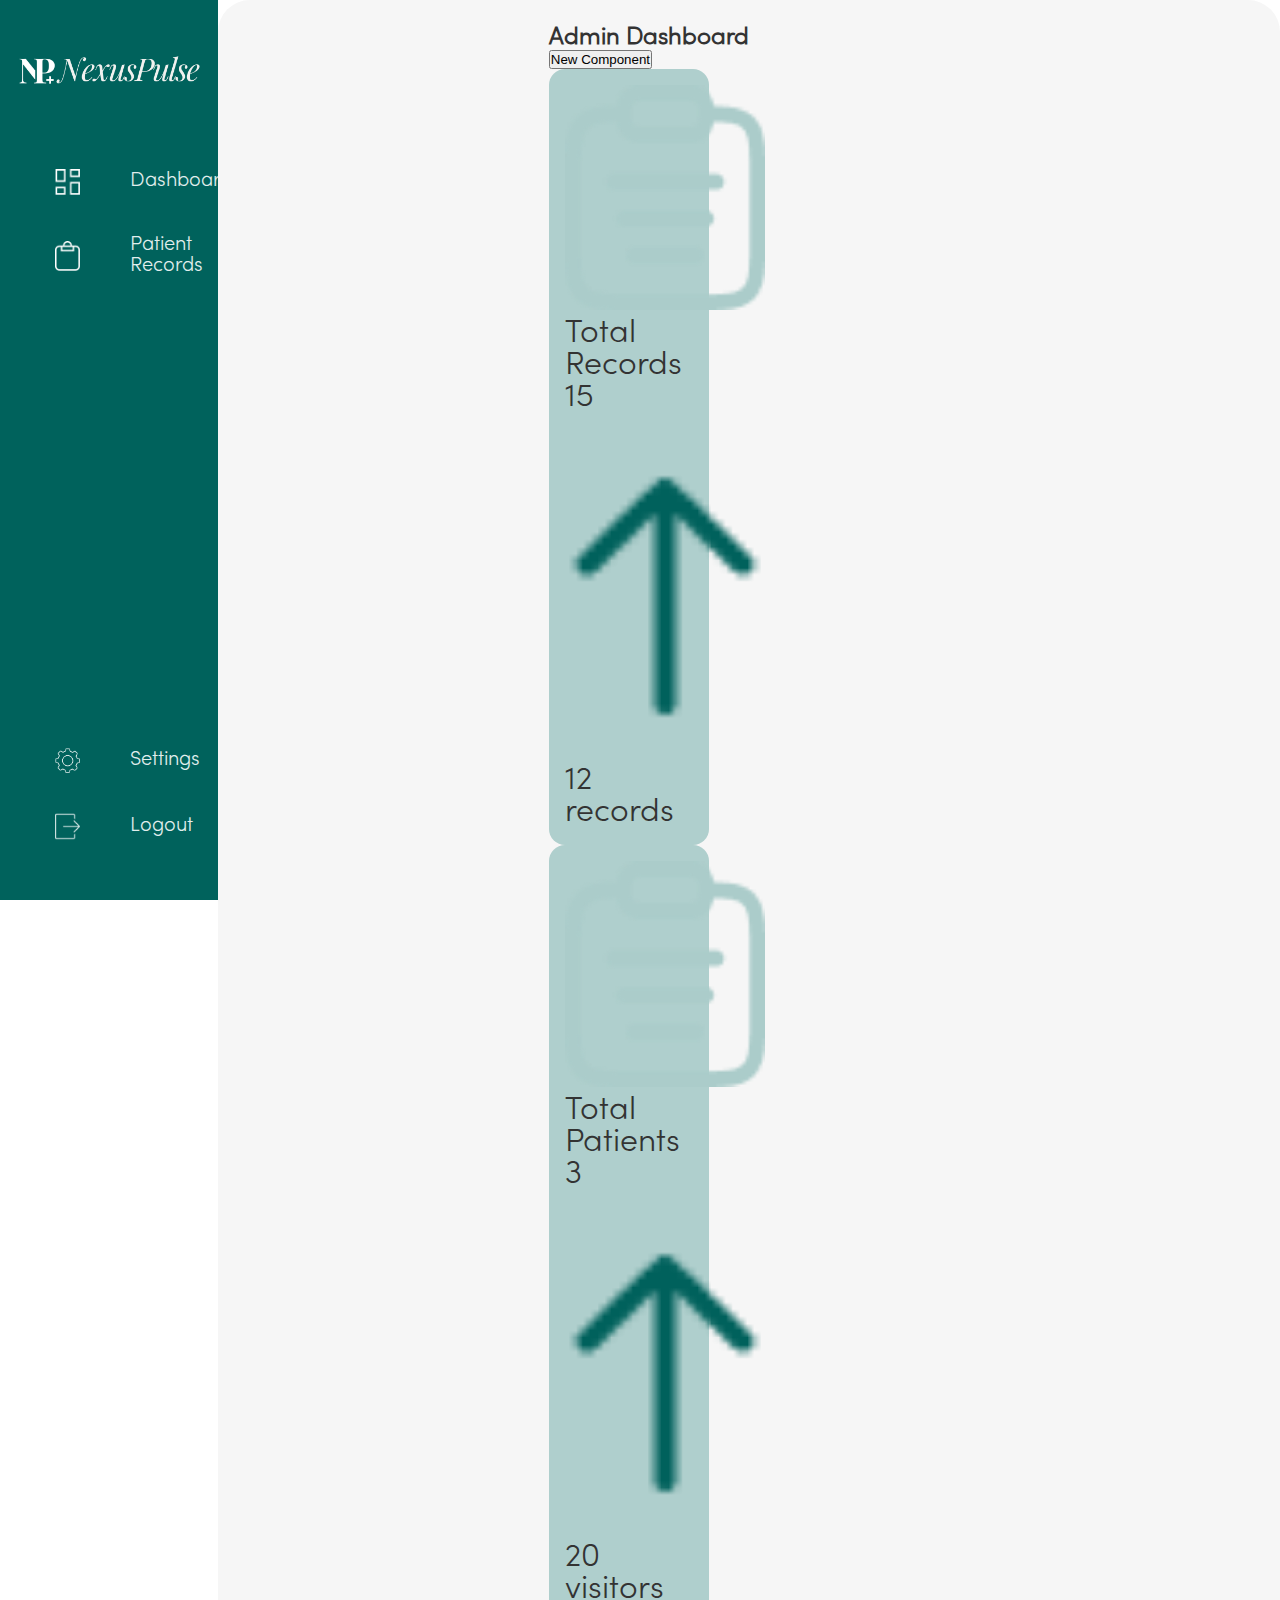
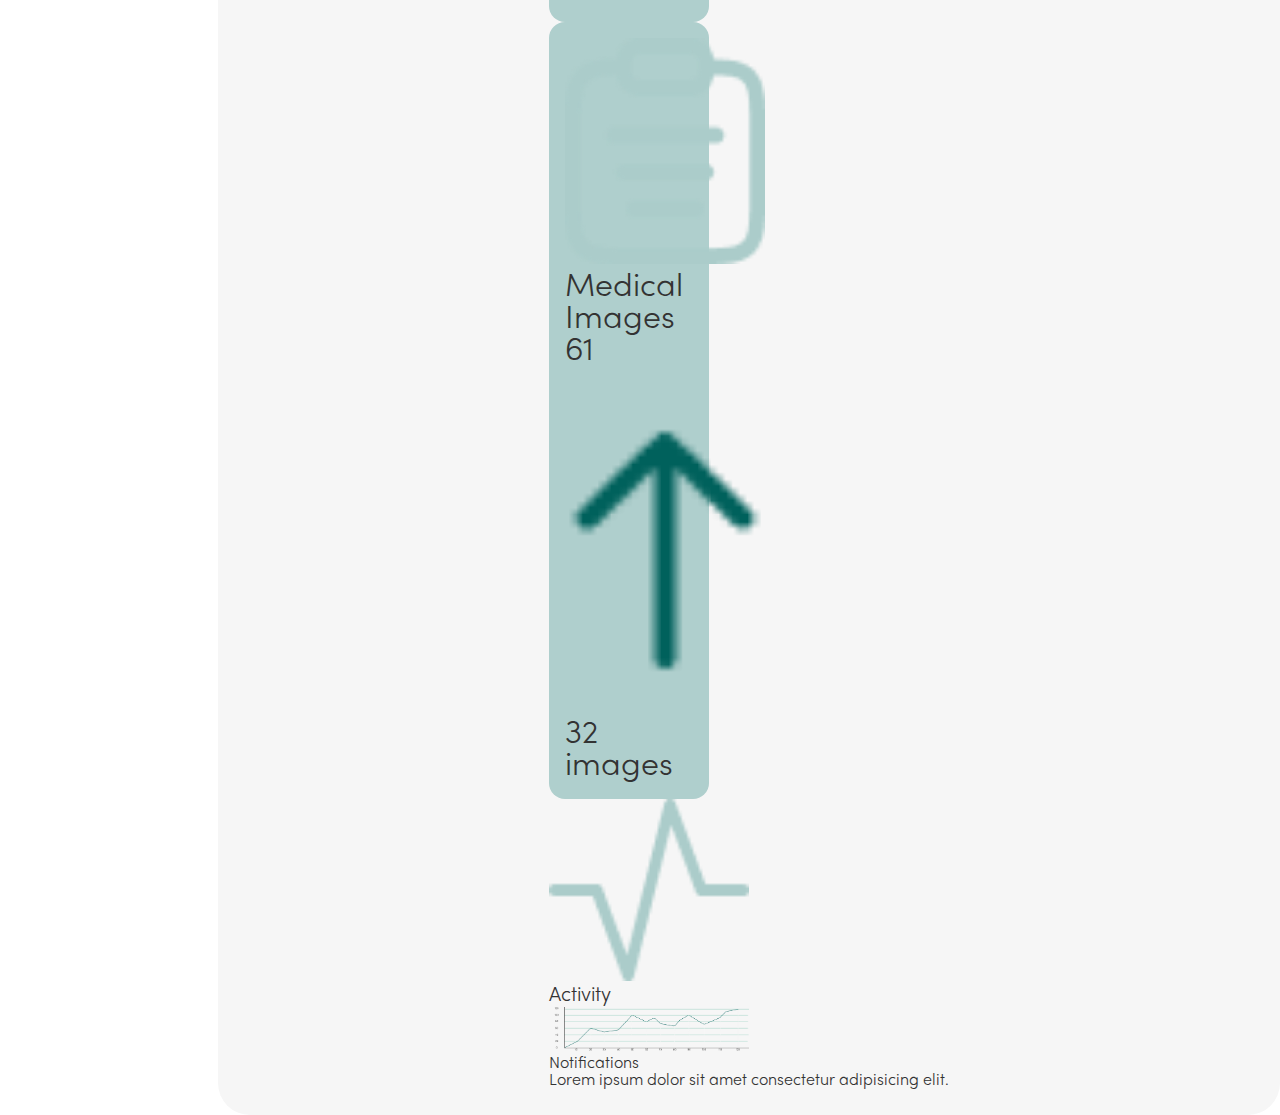
<file: html/dashboard.html>
<!DOCTYPE html>
<html lang="en">
<head>
    <meta charset="UTF-8">
    <meta name="viewport" content="width=device-width, initial-scale=1.0">
    <title>NexusPulse - Dashboard</title>
    <link rel="stylesheet" href="../styles/dashboard.css">
    <script src="../script.js" defer></script>
</head>
<body class="admin-page">
    <div class="sidebar">
        <div class="top">
            <div class="logo">
                <img src="../images/logo4.png" alt="NexusPulse">
            </div>
            <div class="items">
                <div class="dashboard">
                    <img src="../images/dashboard.png" alt="">
                    <div class="text">Dashboard</div>
                </div>     
                <div class="records">
                    <img src="../images/patient-data.png" alt="">
                    <div class="text">Patient Records</div>
                </div>
            </div>
        </div>

        <div class="bottom">
            <div class="user">
                <img src="../images/settings.png" alt="">
                <div class="text">Settings</div>
            </div>
            <div class="logout-button">
                <img src="../images/logout.png" alt="">
                <div class="text">Logout</div>
            </div>
        </div>

    </div>

    <div class="container">
        <div class="box">
            <div class="header">
                <h2>Admin Dashboard</h2>
                <button class="new-component-button">New Component</button>
            </div>
            <div class="content">
                <div class="left">
                    <div class="top-content">
                        <div class="card">
                            <div class="in">
                                <img src="../images/record.png" alt="">
                                <p>Total Records</p>
                            </div>
                            <p>15</p>
                            <div class="num">
                                <img src="../images/up.png" alt="">
                                <p>12 records</p>
                            </div>
                        </div>
                        <div class="card">
                            <div class="in">
                                <img src="../images/record.png" alt="">
                                <p>Total Patients</p>
                            </div>
                            <p>3</p>
                            <div class="num">
                                <img src="../images/up.png" alt="">
                                <p>20 visitors</p>
                            </div>
                        </div>
                        <div class="card">
                            <div class="in">
                                <img src="../images/record.png" alt="">
                                <p>Medical Images</p>
                            </div>
                            <p>61</p>
                            <div class="num">
                                <img src="../images/up.png" alt="">
                                <p>32 images</p>
                            </div>
                        </div>
                    </div>
                    <div class="activity">
                        <div class="top">
                            <img src="../images/activity.png" alt="">
                            <div class="text">Activity</div>
                        </div>
                        <img src="../images/chart.png" alt="">
                    </div>
                </div>
                <div class="right">
                    <div class="notification">Notifications</div>
                    <div class="notif-text">Lorem ipsum dolor sit amet consectetur adipisicing elit.</div>
                </div>
            </div>
        </div>
    </div>

   

</body>
</html>
</file>
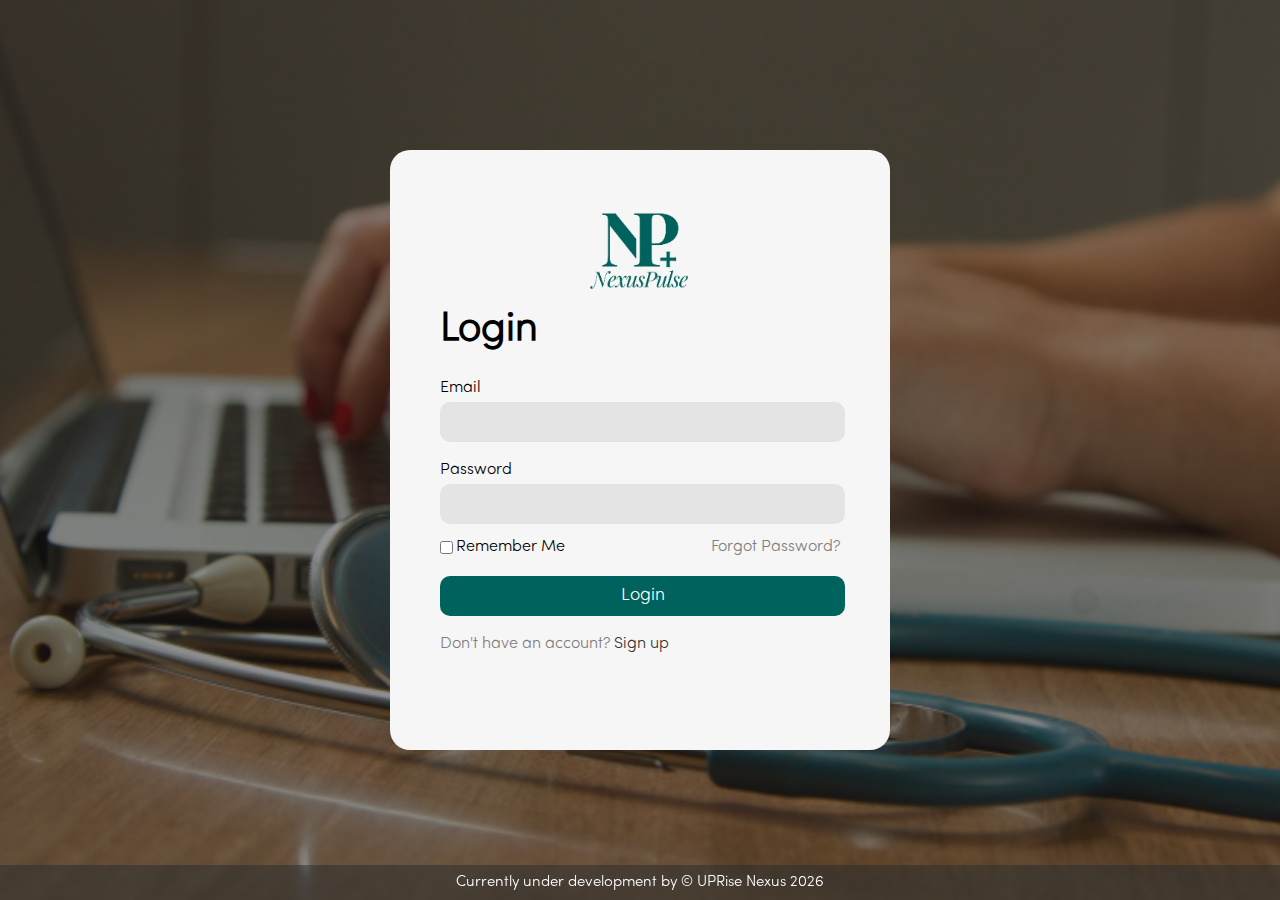
<file: html/login.html>
<!DOCTYPE html>
<html lang="en">
<head>
    <meta charset="UTF-8">
    <meta name="viewport" content="width=device-width, initial-scale=1.0">
    <title>NexusPulse - Login</title>
    <link rel="stylesheet" href="../styles/login.css">
    <script src="../script.js" defer></script>
</head>
<body class="login-page">
    <div class="login-container">
        <div class="logo">
            <img src="../images/logo-green-tayo.png" alt="NexusPulse Logo">
        </div>
        <div class="login-content">
            <h2>Login</h2>
            <div class="input-fields">
                <div class="username">
                    <p>Email</p>
                    <input type="email" name="username" required>
                </div>
                <div class="password">
                    <p>Password</p>
                    <input type="password" name="password" required>
                </div>
            </div>
            <div class="remember-forgot">
                <label><input type="checkbox" name="remember"> Remember Me</label>
                <p><a href="#">Forgot Password?</a></p>
            </div>
            <button class="login-button">Login</button>
            <p>Don't have an account? <a href="./register.html">Sign up</a></p>
        </div>
    </div>

    <footer class="footer">
        <p>Currently under development by © UPRise Nexus <script>document.write( new Date().getFullYear() );</script></p>
    </footer>
    <style>
        .footer {
        position: fixed;
        bottom: 0;
        font-family: sofia;
        text-align: center;
        width: 100%;
        height: auto;
        background-color: #282d2e83;
        padding: 10px;
        color: #ffffff;
        font-size: 15px;
    }
    </style>


</body>
</html>
</file>
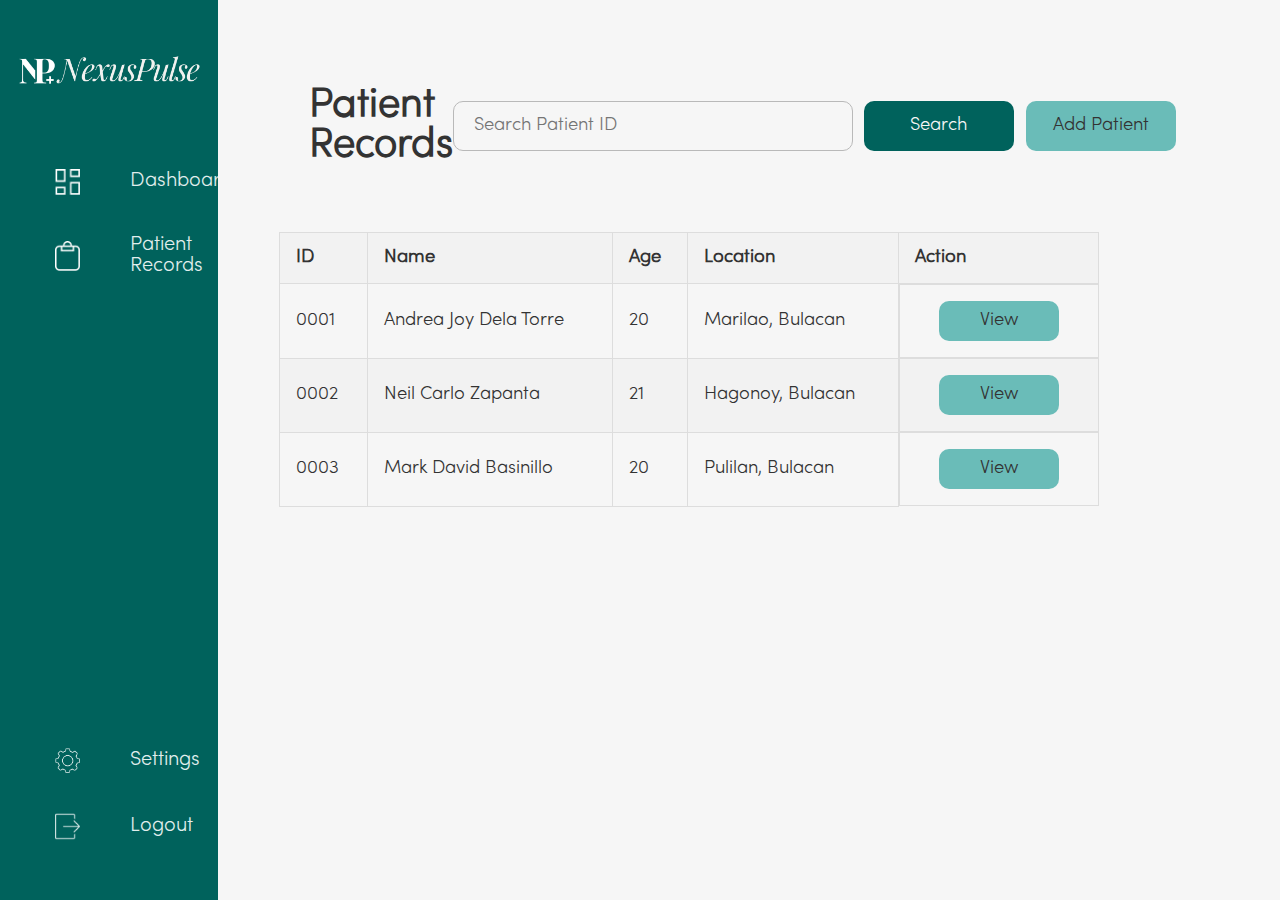
<file: html/patient-records.html>
<!DOCTYPE html>
<html lang="en">
<head>
    <meta charset="UTF-8">
    <meta name="viewport" content="width=device-width, initial-scale=1.0">
    <title>NexusPulse - Patient Records</title>
    <link rel="stylesheet" href="../styles/patient-records.css">
    <script src="../script.js" defer></script>
</head>
<body class="admin-page">
    <div class="sidebar">
        <div class="top">
            <div class="logo">
                <img src="../images/logo4.png" alt="NexusPulse">
            </div>
            <div class="items">
                <div class="dashboard">
                    <img src="../images/dashboard.png" alt="">
                    <div class="text">Dashboard</div>
                </div>
                <div class="patient-records">
                    <img src="../images/patient-data.png" alt="">
                    <div class="text">Patient Records</div>
                </div>
            </div>
        </div>

        <div class="bottom">
            <div class="user">
                <img src="../images/settings.png" alt="">
                <div class="text">Settings</div>
            </div>
            <div class="logout-button">
                <img src="../images/logout.png" alt="">
                <div class="text">Logout</div>
            </div>
        </div>

    </div>

    
    <div class="container">
        <div class="patient">
            <div class="header">
                <h2>Patient Records</h2>
                <div class="search">
                    <input type="text" name="records" id="" placeholder="Search Patient ID">
                    <div class="buttons">
                        <button class="search-button">Search</button>
                        <button class="add-patient-button">Add Patient</button>
                    </div>
                </div>
            </div>
            <table class="patient-table">
                <thead>
                    <tr>
                      <th>ID</th>
                      <th>Name</th>
                      <th>Age</th>
                      <th>Location</th>
                      <th>Action</th>
                    </tr>
                  </thead>
                  <tbody>
                    <tr>
                      <td>0001</td>
                      <td>Andrea Joy Dela Torre</td>
                      <td>20</td>
                      <td>Marilao, Bulacan</td>
                      <td>
                        <button class="view">View</button>
                    </td>
                    </tr>
                    <tr>
                      <td>0002</td>
                      <td>Neil Carlo Zapanta</td>
                      <td>21</td>
                      <td>Hagonoy, Bulacan</td>
                      <td><button>View</button>
                    </td>
                    </tr>
                    <tr>
                      <td>0003</td>
                      <td>Mark David Basinillo</td>
                      <td>20</td>
                      <td>Pulilan, Bulacan</td>
                      <td><button>View</button>
                    </td>
                    </tr>
                  </tbody>
            </table>
        </div>


    </div>

</body>
</html>
</file>
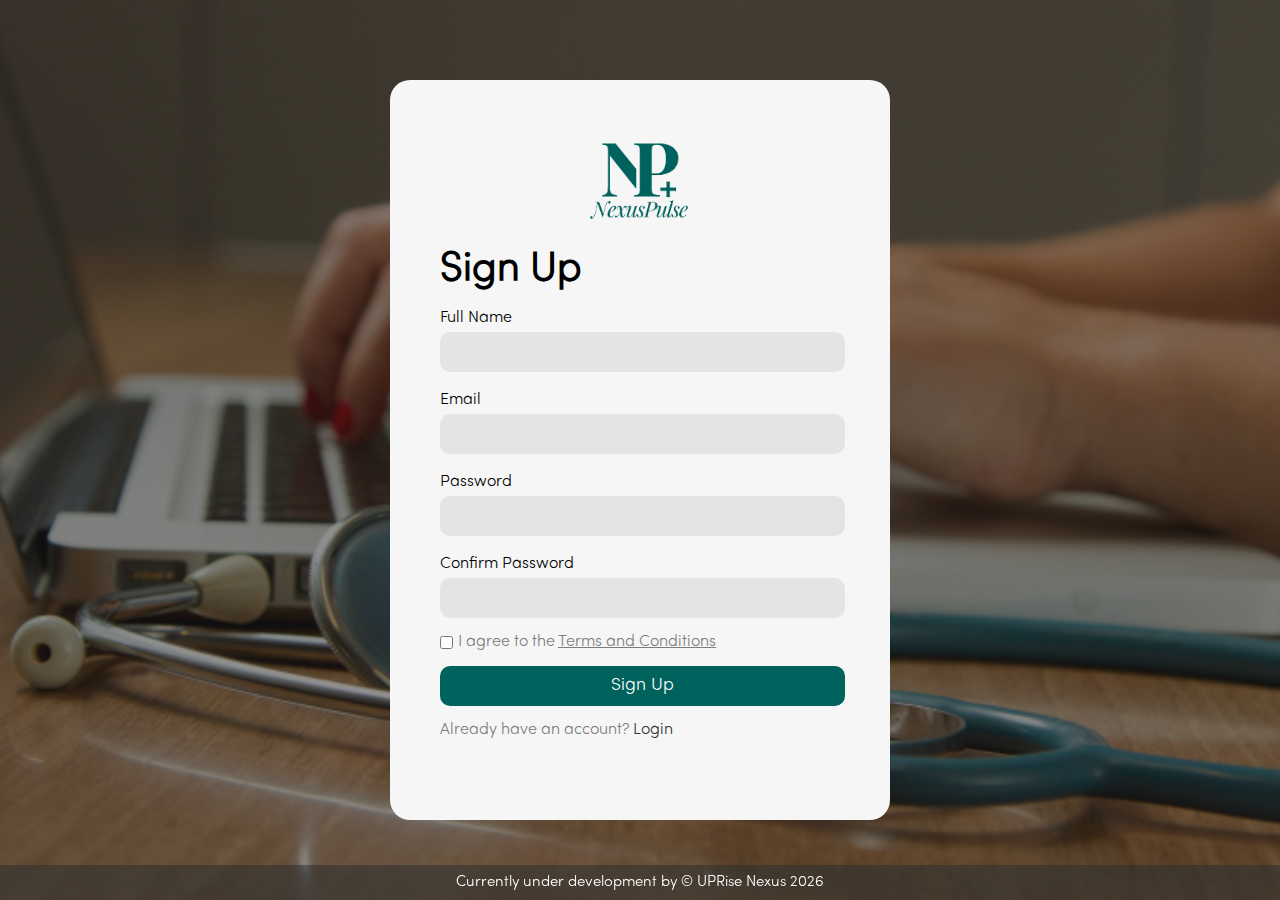
<file: html/register.html>
<!DOCTYPE html>
<html lang="en">
<head>
    <meta charset="UTF-8">
    <meta name="viewport" content="width=device-width, initial-scale=1.0">
    <title>NexusPulse - Sign Up</title>
    <link rel="stylesheet" href="../styles/register.css">
</head>
<body class="signup-page">
    <div class="signup-container">
        <div class="logo">
            <img src="../images/logo-green-tayo.png" alt="NexusPulse Logo">
        </div>
        <div class="signup-content">
            <h2>Sign Up</h2>
            <div class="input-fields">
                <div class="fullname">
                    <p>Full Name</p>
                    <input type="text" name="fullname" required>
                </div>
                <div class="email">
                    <p>Email</p>
                    <input type="email" name="email" required>
                </div>
                <div class="password">
                    <p>Password</p>
                    <input type="password" name="password" required>
                </div>
                <div class="confirm-password">
                    <p>Confirm Password</p>
                    <input type="password" name="confirm-password" required>
                </div>
            </div>
            <div class="terms-checkbox">
                <input type="checkbox" id="terms-checkbox" required>
                <label for="terms-checkbox">I agree to the <a href="#">Terms and Conditions</a></label>
            </div>
            <button class="signup-button">Sign Up</button>
            <p>Already have an account? <a href="./login.html">Login</a></p>
        </div>
    </div>

    <footer class="footer">
        <p>Currently under development by © UPRise Nexus <script>document.write( new Date().getFullYear() );</script></p>
    </footer>
    <style>
        .footer {
        position: fixed;
        bottom: 0;
        font-family: sofia;
        text-align: center;
        width: 100%;
        height: auto;
        background-color: #282d2e83;
        padding: 10px;
        color: #ffffff;
        font-size: 15px;
    }
    </style>
</body>
</html>
</file>
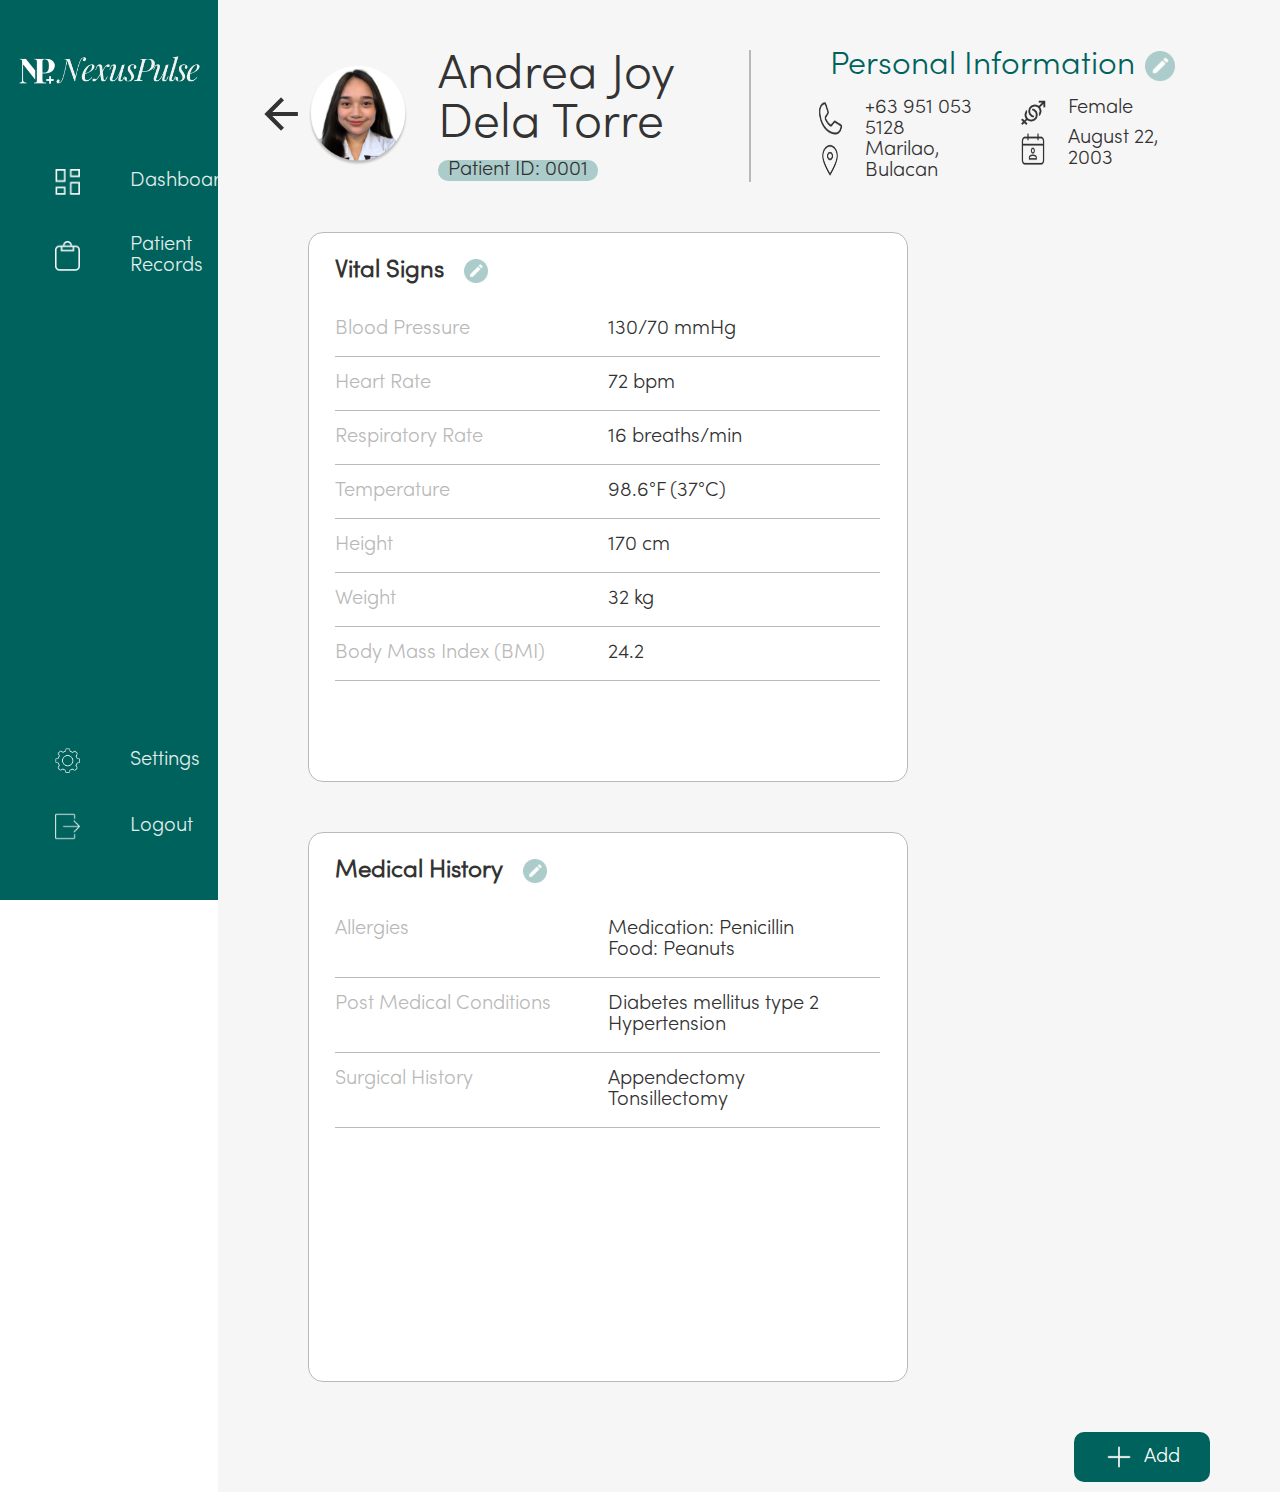
<file: html/view-patient.html>
<!DOCTYPE html>
<html lang="en">
<head>
    <meta charset="UTF-8">
    <meta name="viewport" content="width=device-width, initial-scale=1.0">
    <title>NexusPulse - Viewing Patient</title>
    <link rel="stylesheet" href="../styles/view-patient.css">
    <script src="../script.js" defer></script>
</head>
<body class="admin-page">
    <div class="sidebar">
        <div class="top">
            <div class="logo">
                <img src="../images/logo4.png" alt="NexusPulse">
            </div>
            <div class="items">
                <div class="dashboard">
                    <img src="../images/dashboard.png" alt="">
                    <div class="text">Dashboard</div>
                </div>
                <div class="patient-records">
                    <img src="../images/patient-data.png" alt="">
                    <div class="text">Patient Records</div>
                </div>
            </div>
        </div>

        <div class="bottom">
            <div class="user">
                <img src="../images/settings.png" alt="">
                <div class="text">Settings</div>
            </div>
            <div class="logout">
                <img src="../images/logout.png" alt="">
                <div class="text">Logout</div>
            </div>
        </div>
    </div>

    <div class="container">
        <div class="patient">
            <div class="patient-data">
                <div class="back-icon">
                    <img src="../images/back.png" alt="">
                </div>
                <img src="../images/andrea.png" alt="profile picture">
                <div class="name-id">
                    <p class="name">Andrea Joy Dela Torre</p>
                    <p class="id">Patient ID: 0001</p>
                </div>
            </div>
            <div class="personal-information">
                <div class="header">
                    <div>Personal Information</div>
                    <img src="../images/edit.png" alt="">
                </div>
                <div class="content">
                    <div class="left">
                        <div class="number">
                            <img src="../images/number.png" alt="">
                            <p>+63 951 053 5128</p>
                        </div>
                        <div class="location">
                            <img src="../images/location.png" alt="">
                            <p>Marilao, Bulacan</p>
                        </div>
                    </div>
                    <div class="right">
                        <div class="gender">
                            <img src="../images/gender.png" alt="">
                            <p>Female</p>
                        </div>
                        <div class="birthdate">
                            <img src="../images/birthdate.png" alt="">
                            <p>August 22, 2003</p>
                        </div>
                    </div>
                </div>
            </div>
        </div>
        
        <div class="medical-record">
            <div class="record-container">
                <div class="header-container">
                    <h2 class="header-title">Vital Signs</h2>
                    <img src="../images/edit.png" alt="" class="edit-btn">
                </div>
                <div class="text-container">
                    <p class="label">Blood Pressure</p>
                    <p>130/70 mmHg</p>
                </div>
                <div class="text-container">
                    <p class="label">Heart Rate</p>
                    <p>72 bpm</p>
                </div>
                <div class="text-container">
                    <p class="label">Respiratory Rate</p>
                    <p>16 breaths/min</p>
                </div>
                <div class="text-container">
                    <p class="label">Temperature</p>
                    <p>98.6°F (37°C)</p>
                </div>
                <div class="text-container">
                    <p class="label">Height</p>
                    <p>170 cm</p>
                </div>
                <div class="text-container">
                    <p class="label">Weight</p>
                    <p>32 kg</p>
                </div>
                <div class="text-container">
                    <p class="label">Body Mass Index (BMI)</p>
                    <p>24.2</p>
                </div>
            </div>
            <div class="record-container">
                <div class="header-container">
                    <h2 class="header-title">Medical History</h2>
                    <img src="../images/edit.png" alt="">
                </div>
                <div class="text-container">
                    <p class="label">Allergies</p>
                    <p>Medication: Penicillin <br> Food: Peanuts</p>
                </div>
                <div class="text-container">
                    <p class="label">Post Medical Conditions</p>
                    <p>Diabetes mellitus type 2 <br> Hypertension</p>
                </div>
                <div class="text-container">
                    <p class="label">Surgical History</p>
                    <p>Appendectomy <br> Tonsillectomy</p>
                </div>
            </div>
        </div>

        <button class="add-button"> <img src="../images/plus.png" alt="Plus Button"> Add</button>

    </div>

</body>
</html>
</file>
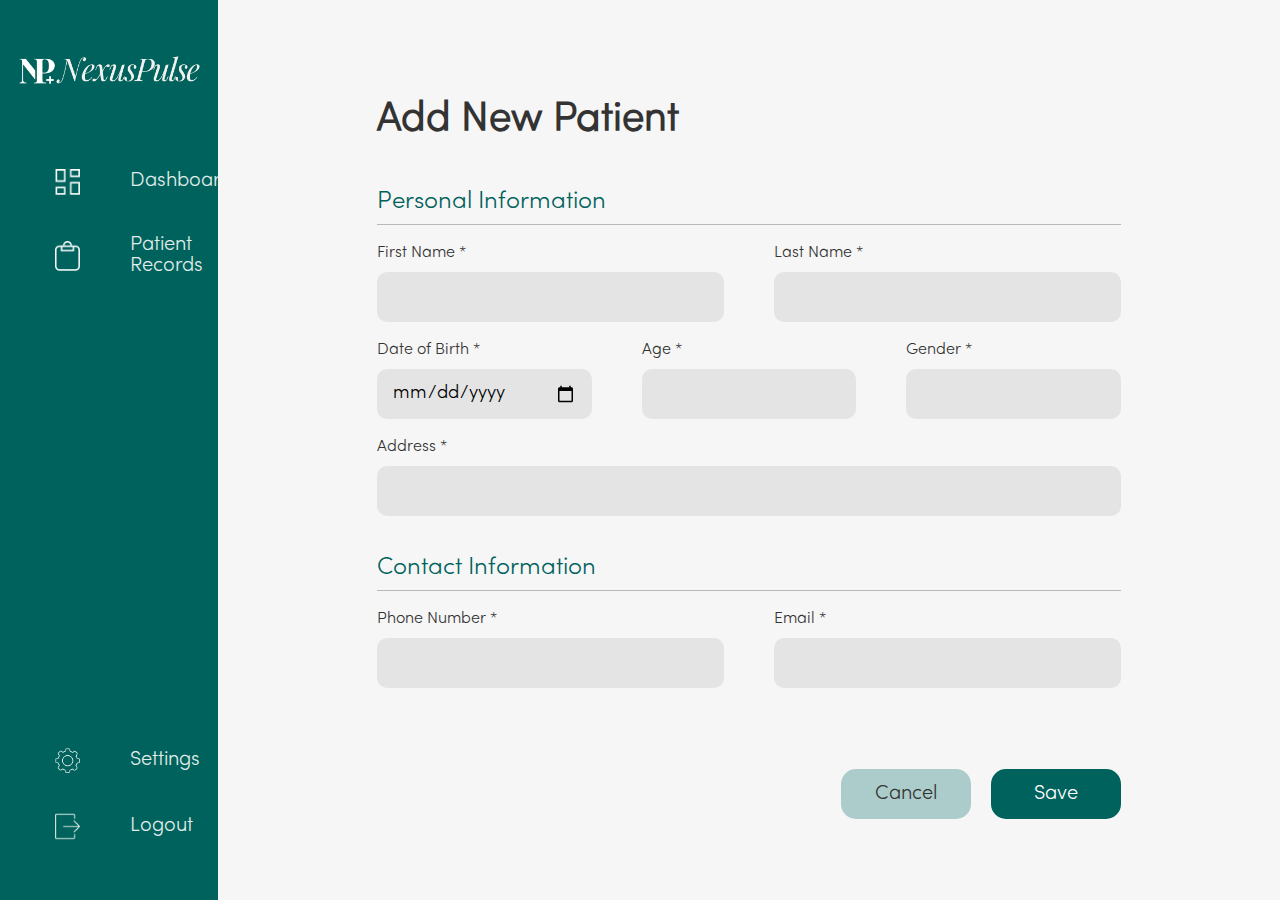
<file: src/html/add-new-patient.html>
<!DOCTYPE html>
<html lang="en">
<head>
    <meta charset="UTF-8">
    <meta name="viewport" content="width=device-width, initial-scale=1.0">
    <title>NexusPulse - Adding Patient</title>
    <link rel="stylesheet" href="../styles/add-new-patient.css">
    <script src="../script.js" defer></script>
</head>
<body class="admin-page">
    <div class="sidebar">
        <div class="top">
            <div class="logo">
                <img src="../images/logo4.png" alt="NexusPulse">
            </div>
            <div class="items">
                <div class="dashboard">
                    <img src="../images/dashboard.png" alt="">
                    <div class="text">Dashboard</div>
                </div>
                <div class="patient-records">
                    <img src="../images/patient-data.png" alt="">
                    <div class="text">Patient Records</div>
                </div>
            </div>
        </div>

        <div class="bottom">
            <div class="setting">
                <img src="../images/settings.png" alt="">
                <div class="text">Settings</div>
            </div>
            <div class="logout-button">
                <img src="../images/logout.png" alt="">
                <div class="text">Logout</div>
            </div>
        </div>
    </div>

    <div class="container">
        <div class="header">
            <h2>Add New Patient</h2>
        </div>

        <div class="mid">
            <p class="personal-information">Personal Information</p>
            <div class="full-name">
                <div class="first-name">
                    <label for="first-name">First Name *</label>
                    <input type="text" name="first-name" required>
                </div>
                <div class="last-name">
                    <label for="last-name">Last Name *</label>
                    <input type="text" name="last-name" required>
                </div>
            </div>
            <div class="other">
                <div class="dob">
                    <label for="dob">Date of Birth *</label>
                    <input type="date" name="dob" required>
                </div>
                <div class="age">
                    <label for="age">Age *</label>
                    <input type="number" name="age" required>
                </div>
                <div class="gender">
                    <label for="gender">Gender *</label>
                    <input type="text" name="gender" required>
                </div>
            </div>
            <div class="address">
                <label for="address">Address *</label>
                <input type="text" name="address" required>
            </div>
            <div class="contact-information">
                <p>Contact Information</p>
                <div class="contacts">
                    <div class="phone-number">
                        <label for="phone-number">Phone Number *</label>
                        <input type="number" name="phone-number" required>
                    </div>
                    <div class="email">
                        <label for="email">Email *</label>
                        <input type="email" name="email" required>
                    </div>
                </div>
            </div>
        </div>

        <div class="buttons">
            <button class="cancel-button">Cancel</button>
            <button class="save-button">Save</button>
        </div>
    </div>

</body>
</html>
</file>
<file: styles/style.css>
@font-face {
    font-family: playfair;
    src: url(../fonts/PlayfairDisplay-Regular.ttf)
}
 
@font-face {
    font-family: sofia;
    src: url(../fonts/sofiapro-light.otf);
}

@font-face {
    font-family: playfair-italic;
    src: url(../fonts/playfair-italic.ttf);
}

@keyframes scroll {
    0% { opacity: 0; }
    100% { opacity: 1; }
}

* {
    box-sizing: border-box;
    margin: 0;
    padding: 0;
}

header {
    display: flex;
    justify-content: space-between;
    padding: 50px 100px;
}

.healthcare {
    font-family: playfair-italic;
}

.nav-bar {
    display: flex;
    align-items: center;
    color: #F6F6F6;
    gap: 80px;
    font-weight: lighter;
    font-size: 1.25em;
}

.nav-bar > * {
    opacity: 70%;
}

.nav-bar > *:hover {
    cursor: pointer;
    border-bottom: 2px solid gray;
    font-weight: bold;
    opacity: 100%;
}

a {
    text-decoration: none;
    color: #F6F6F6;
}

.landing-page {
    font-family: sofia;
}

.landing-page .container {
    height: 100vh;
}

.nexus-pulse {
    font-family: playfair;
    letter-spacing: -4px;
    font-size: 3em;
    color: #E1EEED;
}

header img {
    width: 230px;
}

.landing-page button {
    border-radius: 10px;
    font-size: 1.15em;
    width: 130px;
    height: 50px;
    font-family: sofia;
    font-weight: lighter;
    border-style: none;
    margin: 10px;
}

.register-button,
.login-form {
    background-color: #00625C;
    color: #ffffff;
}

.connect-button:hover,
.login-form:hover {
    background-color: #00524D; 
    cursor: pointer;
}

.content {
    margin-top: 150px;
    display: flex;
    flex-direction: column;
    text-align: center;
    color: #E1EEED;
    align-items: center;
}

.hero {
    font-family: playfair;
    font-weight: 500;
    margin-bottom: 10px;
    font-size: 5em;
}

.sub-hero {
    margin-bottom: 20px;
    font-size: 1.25em;
    padding: 16px;
    opacity: 80%;
}

.connect-button {
    width: 200px;
    background-color: #00625C;
    color: #FFFFFF;
}

.bottom-content {
    height: fit-content;
    background-color: #ffffff;
    display: flex;
    gap: 20px;
    justify-content: space-around;
}


.background {
    background: url(../images/bg2.png);
    background-size: cover;
    background-attachment: fixed;
    background-position: center;
}

.about-us-container{
    width: 100%;
    height: 70vh;
    display: flex;
    justify-content: center;
    align-items: center;
    background-color: #00615a;
}

.about-us-container{
    width: 100%;
    height: 100vh;
    display: flex;
    background-color: #F6F6F6;
    font-family: playfair;
    margin: auto;
}

.about-us-container > .left {
    display: flex;
    align-items: center;
    width: 60%;
    text-align: center;
}

.about-us-container .left-img img {
    width: 400px;
    height: 350px;
    border-radius: 20px;
}

.about-us-container .left-img {
    display: flex;
    flex-direction: column;
    width: 50%;
    gap: 25px;
    align-items: end;
}

.about-us-container .right-img {
    width: 40%;
}

.about-us-container .right-img img{
    width: 400px;
    height: 600px;
    border-radius: 20px;
}

.about-us-text {
    color: #7D7D7D;
    font-family: sofia;
    font-size: 2em;
    gap: 20px;
    display: flex;
    margin-bottom: 20px;
    font-weight: bold;
    align-items: center;
}

.dash {
    width: 400px;
}

.about-header {
    color: #6ABCB8;
    margin-bottom: 30px;
}

.about-us-container > .right > p {
    font-family: sofia;
}

.about-us-container > .right {
    display: flex;
    flex-direction: column;
    width: 40%;
}

.about-header {
    font-size: 4em;
    font-weight: 600;
}

em {
    font-weight: 600;
    font-family: playfair-italic;
    color: #00625C;
}

.about-us-container > .right > p {
    font-size: 2em;
    width: 620px;
    text-align: left;
    letter-spacing: -.5px;
}

.key-features-container {
    padding: 150px;
    display: flex;
    flex-direction: column;
    width: 100%;
    height: 80vh;
    gap: 24px;
    background-color: #00625C;
}

.key-features-container h2{
    font-size: 2em;
    letter-spacing: 5px;
    color: #F6F6F6;
}

.key-features-container > .header {
    display: flex;
    align-items: center;
    gap: 20px;
}

.key-features-container h3{
    font-size: 2.5em;
    color: #00625C;
    font-family: playfair-italic;
}

.key-features-container > .header img {
    width: 500px;
}

.key-features-container p{
    font-size: 1.5em;
    color: #333333;
    margin: 8px;
}

.key-features-collection{
    width: 100%;
    height: fit-content;
    display: flex;
    flex-direction: row;
    justify-content: center;
    align-items: center;
    gap: 50px;
    margin-top: 50px;
}

.key-features-card {
    width: 30%;
    height: 100%;
    border-radius: 16px;
    display: flex;
    flex-direction: column;
    text-align: center;
    justify-content: center;
    padding: 2%;
    gap: 30px;
    background-color: #f6f6f6;
    box-shadow: rgba(50, 50, 93, 0.25) 0px 2px 5px -1px, rgba(0, 0, 0, 0.3) 0px 1px 3px -1px;
}

.key-features-card h3{
    font-size: 2.5em;
    height: 30%;
}

.key-features-card p {
    padding: 0 30px;
}

.interoperability {
    padding-top: 30px;
}

.team-container {
    width: 100%;
    height: 80vh;
    color: #6ABCB8;
    background-color: #F6F6F6;
    gap: 50px;
    display: flex;
    flex-direction: column;
    justify-content: center;
}

.team-container > .header {
    display: flex;
    flex-direction: column;
    align-items: center;
    gap: 20px;
}

.team-container h2 {
    font-size: 4em;
    font-family: playfair;
}

.team-container > .header p,
.team-container .name {
    font-size: 1.5em;
    color: #333333;
}

.team-container .card-container {
    display: flex;
    justify-content: center;
    gap: 50px;
}

.team-container .card-item {
    display: flex;
    flex-direction: column;
    gap: 20px;
    align-items: center;
}

.developer {
    color: #00625C;
    font-family: playfair-italic;
}

.img-container {
    background-color: white;
    width: 300px;
    height: 400px;
    display: flex;
    flex-direction: column;
    border-radius: 20px;
    justify-content: flex-end;
    padding-bottom: 40px;
}

.img-container img {
    border-radius: 50%;
}

.neil {
    width: 100%;
    height: auto;
}

.bob {
    width: 90%;
    margin-left: 15px;
    height: auto;
}

.andrea {
    height: 280px;
    width: 100%;
}

.mark {
    height: 100%;
    width: 110%;
}

.contact-form-container{
    width: 100%;
    height: 80vh;
    display: flex;
    justify-content: center;
    background: url(../images/bg2.png);
    background-position: center;
    background-repeat: no-repeat;
    background-size: cover;
    background-attachment: fixed;
    background-position: center;
}

.cfc{
    width: 50%;
    padding: 10%;
    display: flex;
    flex-direction: column;
    justify-content: space-evenly;
}

.form-label{
    gap:32px;
}

.form-label h1{
    font-size: 4em;
    color: #f6f6f6;

}

.form-label p, .form-label h3{
    font-size: 1.25em;
    color: #f6f6f6;
}

h3 a{
    font-weight: lighter;
}

form{
    display: flex;
    flex-direction: column;
    width: 70%;
    height: 50vh;
    align-items: space-evenly;
    justify-content: space-evenly;
}

form label {
    color: #f6f6f6;
    font-size: 1.25em;
}

input[type=text], select, textarea {    
    width: 100%;
    padding: 12px;
    border: 1px solid #ccc;
    border-radius: 4px;
    box-sizing: border-box;
    margin-top: 6px;
    margin-bottom: 16px;
    resize: vertical;
    font-family: sofia;
    font-size: 1em;
}
  
input[type=submit] {
    background-color: #2c605c;
    color: white;
    padding: 12px 20px;
    border: none;
    border-radius: 4px;
    font-size: 1.15em;
    font-family: sofia;
    cursor: pointer;
}
  
input[type=submit]:hover {
    background-color: #00625C;
}

.footer {
    position: fixed;
    bottom: 0;
    font-family: sofia;
    text-align: center;
    width: 100%;
    height: auto;
    background-color: #282d2e83;
    padding: 10px;
    color: #ffffff;
    font-size: 15px;
}
</file>
<file: src/styles/style.css>
@font-face {
    font-family: playfair;
    src: url(../fonts/PlayfairDisplay-Regular.ttf)
}
 
@font-face {
    font-family: sofia;
    src: url(../fonts/sofiapro-light.otf);
}

@font-face {
    font-family: playfair-italic;
    src: url(../fonts/playfair-italic.ttf);
}

@keyframes scroll {
    0% { opacity: 0; }
    100% { opacity: 1; }
}

* {
    box-sizing: border-box;
    margin: 0;
    padding: 0;
}

header {
    display: flex;
    justify-content: space-between;
    padding: 50px 100px;
}

.healthcare {
    font-family: playfair-italic;
}

.nav-bar {
    display: flex;
    align-items: center;
    color: #F6F6F6;
    gap: 80px;
    font-weight: lighter;
    font-size: 1.25em;
}

.nav-bar > * {
    opacity: 70%;
}

.nav-bar > *:hover {
    cursor: pointer;
    border-bottom: 2px solid gray;
    font-weight: bold;
    opacity: 100%;
}

a {
    text-decoration: none;
    color: #F6F6F6;
}

.landing-page {
    font-family: sofia;
}

.landing-page .container {
    height: 100vh;
}

.nexus-pulse {
    font-family: playfair;
    letter-spacing: -4px;
    font-size: 3em;
    color: #E1EEED;
}

header img {
    width: 230px;
}

.landing-page button {
    border-radius: 10px;
    font-size: 1.15em;
    width: 130px;
    height: 50px;
    font-family: sofia;
    font-weight: lighter;
    border-style: none;
    margin: 10px;
}

.register-button,
.login-form {
    background-color: #00625C;
    color: #ffffff;
}

.connect-button:hover,
.login-form:hover {
    background-color: #00524D; 
    cursor: pointer;
}

.content {
    margin-top: 150px;
    display: flex;
    flex-direction: column;
    text-align: center;
    color: #E1EEED;
    align-items: center;
}

.hero {
    font-family: playfair;
    font-weight: 500;
    margin-bottom: 10px;
    font-size: 5em;
}

.sub-hero {
    margin-bottom: 20px;
    font-size: 1.25em;
    padding: 16px;
    opacity: 80%;
}

.connect-button {
    width: 200px;
    background-color: #00625C;
    color: #FFFFFF;
}

.bottom-content {
    height: fit-content;
    background-color: #ffffff;
    display: flex;
    gap: 20px;
    justify-content: space-around;
}


.background {
    background: url(../images/bg2.png);
    background-size: cover;
    background-attachment: fixed;
    background-position: center;
}

.about-us-container{
    width: 100%;
    height: 70vh;
    display: flex;
    justify-content: center;
    align-items: center;
    background-color: #00615a;
}

.about-us-container{
    width: 100%;
    height: 100vh;
    display: flex;
    background-color: #F6F6F6;
    font-family: playfair;
    margin: auto;
}

.about-us-container > .left {
    display: flex;
    align-items: center;
    width: 60%;
    text-align: center;
}

.about-us-container .left-img img {
    width: 400px;
    height: 350px;
    border-radius: 20px;
}

.about-us-container .left-img {
    display: flex;
    flex-direction: column;
    width: 50%;
    gap: 25px;
    align-items: end;
}

.about-us-container .right-img {
    width: 40%;
}

.about-us-container .right-img img{
    width: 400px;
    height: 600px;
    border-radius: 20px;
}

.about-us-text {
    color: #7D7D7D;
    font-family: sofia;
    font-size: 2em;
    gap: 20px;
    display: flex;
    margin-bottom: 20px;
    font-weight: bold;
    align-items: center;
}

.dash {
    width: 400px;
}

.about-header {
    color: #6ABCB8;
    margin-bottom: 30px;
}

.about-us-container > .right > p {
    font-family: sofia;
}

.about-us-container > .right {
    display: flex;
    flex-direction: column;
    width: 40%;
}

.about-header {
    font-size: 4em;
    font-weight: 600;
}

em {
    font-weight: 600;
    font-family: playfair-italic;
    color: #00625C;
}

.about-us-container > .right > p {
    font-size: 2em;
    width: 620px;
    text-align: left;
    letter-spacing: -.5px;
}

.key-features-container {
    padding: 100px 150px;
    display: flex;
    flex-direction: column;
    width: 100%;
    height: 80vh;
    gap: 24px;
    background-color: #00625C;
}

.icon-container {
    width: 120px;
    height: 100px;
    background-color: #f6f6f6;
    position: absolute;
    margin-bottom: 350px;
    left: 0;
    border-radius: 15px;
    display: flex;
    align-items: center;
    justify-content: center;
}

.key-features-container h2{
    font-size: 2em;
    letter-spacing: 5px;
    color: #F6F6F6;
}

.key-features-container > .header {
    display: flex;
    align-items: center;
    gap: 20px;
}

.key-features-container h3{
    font-size: 2.5em;
    color: #00625C;
    font-family: playfair-italic;
}

.key-features-container > .header img {
    width: 500px;
}

.key-features-container p{
    font-size: 1.5em;
    color: #333333;
    margin: 8px;
}

.key-features-collection{
    width: 100%;
    height: fit-content;
    display: flex;
    flex-direction: row;
    justify-content: center;
    align-items: center;
    gap: 50px;
    margin-top: 80px;
}

.key-features-card {
    width: 30%;
    height: 100%;
    border-radius: 16px;
    display: flex;
    position: relative;
    flex-direction: column;
    text-align: center;
    justify-content: center;
    padding: 2%;
    gap: 30px;
    background-color: #f6f6f6;
    box-shadow: rgba(50, 50, 93, 0.25) 0px 2px 5px -1px, rgba(0, 0, 0, 0.3) 0px 1px 3px -1px;
}

.key-features-card h3{
    font-size: 2.5em;
    height: 30%;
}

.key-features-card p {
    padding: 0 30px;
}

.interoperability {
    padding-top: 30px;
}

.team-container {
    width: 100%;
    height: 80vh;
    color: #6ABCB8;
    background-color: #F6F6F6;
    gap: 50px;
    display: flex;
    flex-direction: column;
    justify-content: center;
}

.team-container > .header {
    display: flex;
    flex-direction: column;
    align-items: center;
    gap: 20px;
}

.team-container h2 {
    font-size: 4em;
    font-family: playfair;
}

.team-container > .header p,
.team-container .name {
    font-size: 1.5em;
    color: #333333;
}

.team-container .card-container {
    display: flex;
    justify-content: center;
    gap: 50px;
}

.team-container .card-item {
    display: flex;
    flex-direction: column;
    gap: 20px;
    align-items: center;
}

.developer {
    color: #00625C;
    font-family: playfair-italic;
}

.img-container {
    background-color: white;
    width: 300px;
    overflow: hidden;
    height: 300px;
    border-radius: 50%;
    display: flex;
    flex-direction: column;
    justify-content: end;
}

.img-container img {
    border-radius: 50%;
    object-fit: contain;
}

.neil {
    width: 100%;
    height: 110%;
}

.bob {
    width: 90%;
    height: 100%;
    margin-left: 15px;
}

.andrea {
    height: 100%;
    width: 90%;
    margin-left: 20px;
}

.mark {
    height: 100%;
    width: 320px;
    border-radius: 50%;
}

.contact-form-container{
    width: 100%;
    height: 80vh;
    display: flex;
    justify-content: center;
    background: url(../images/bg2.png);
    background-position: center;
    background-repeat: no-repeat;
    background-size: cover;
    background-attachment: fixed;
    background-position: center;
}

.cfc{
    width: 50%;
    padding: 10%;
    display: flex;
    flex-direction: column;
    justify-content: space-evenly;
}

.form-label{
    gap:32px;
}

.form-label h1{
    font-size: 4em;
    color: #f6f6f6;
    font-family: playfair;
}

.form-label p, .form-label h3{
    font-size: 1.25em;
    color: #f6f6f6;
}

h3 a{
    font-weight: lighter;
}

form{
    display: flex;
    flex-direction: column;
    width: 70%;
    height: 50vh;
    align-items: space-evenly;
    justify-content: space-evenly;
}

form label {
    color: #f6f6f6;
    font-size: 1.25em;
}

input[type=text], select, textarea {    
    width: 100%;
    padding: 12px;
    border: 1px solid #ccc;
    border-radius: 4px;
    box-sizing: border-box;
    margin-top: 6px;
    margin-bottom: 16px;
    resize: vertical;
    font-family: sofia;
    font-size: 1em;
}
  
input[type=submit] {
    background-color: #2c605c;
    color: white;
    padding: 12px 20px;
    border: none;
    border-radius: 4px;
    font-size: 1.15em;
    margin-top: 20px;
    font-family: sofia;
    cursor: pointer;
}
  
input[type=submit]:hover {
    background-color: #00625C;
}

.footer {
    position: fixed;
    bottom: 0;
    font-family: sofia;
    text-align: center;
    width: 100%;
    height: auto;
    background-color: #282d2e83;
    padding: 10px;
    color: #ffffff;
    font-size: 15px;
}
</file>
<file: styles/add-new-patient.css>
@font-face {
    font-family: playfair;
    src: url(../fonts/PlayfairDisplay-Regular.ttf)
}

@font-face {
    font-family: sofia;
    src: url(../fonts/sofiapro-light.otf);
}


* {
    box-sizing: border-box;
    margin: 0;
    padding: 0;
}

.admin-page {
    display: flex;
    color: #E1EEED;
}

.sidebar {
    height: 100vh;
    display: flex;
    flex-direction: column;
    justify-content: space-between;
    background-color: #00625C;
    width: 17%;
}

.admin-page {
    display: flex;
    font-family: sofia;
}

.admin-page img {
    width: 200px;
}

.sidebar .logo {
    display: flex;
    margin: 20px;
    align-items: center;
    justify-content: center;
    align-items: center;
    font-size: 2em;
    margin-top: 40px;
    font-family: playfair;
    letter-spacing: -4px;
    color: #E1EEED;
    margin-bottom: 50px;
}

.sidebar .logo p {
    margin-left: 30px;
}

.items > *,
.bottom > * {
    display: flex;
    align-items: center;
    gap: 50px;
    padding: 20px 50px;
    padding-left: 40px;
    margin-left: 15px;
    border-top-left-radius: 10px;
    border-bottom-left-radius: 10px;
}

.items > *:hover,
.bottom > *:hover {
    background-color: #F6F6F6;
    color: #00524D;
    font-weight: bold;
    cursor: pointer;
}   

.items img,
.bottom img {
    width: 25px;
}

.items,
.bottom {
    display: flex;
    flex-direction: column;
}

.bottom {
    margin-bottom: 40px;
}

.records {
    margin-top: 10px;
}

.text {
    font-size: 1.25em;
}

.container {
    background-color: #F6F6F6;
    display: flex;
    width: 83%;
    color: #333333;
    flex-direction: column;
}

input {
    font-family: sofia;
    background-color: #E4E4E4;
    border-radius: 10px;
    width: 100%;
    margin-top: 10px;
    font-size: 1.15em;
    padding: 0 15px;
    height: 50px;
    border-style: none;
}

.header {
    display: flex;
    flex-direction: column;
    gap: 10px;
    width: 70%;
    margin: 0 auto;
    margin-top: 100px;
}

.header h2 {
    font-size: 2.5em;
    color: #333333;
}

.personal-information,
.contact-information p {
    font-size: 1.5em;
    color: #00625C;
    border-bottom: 1px solid #B9B9B9;
    padding-bottom: 10px;
}


.mid {
    padding-top: 50px;
    font-size: 1em;
    width: 70%;
    margin: 0 auto;
    gap: 20px;
    display: flex;
    flex-direction: column;
}

.buttons {
    display: flex;
    width: 70%;
    gap: 20px;
    margin: auto;
    place-content: end;
}

button {
    font-family: sofia;
    width: 130px;
    font-size: 1.25em;
    height: 50px;
    border-style: none;
    border-radius: 15px;
}

.cancel-button {
    background-color: #ABCCCA;
    color: #333333;
}

.save-button {
    background-color: #00625C;
    color: #FFFFFF;
}

.full-name,
.other {
    display: flex;
    align-items: center;
    gap: 50px;
}

.contact-information {
    display: flex;
    margin-top: 20px;
    flex-direction: column;
}

.full-name > div,
.other > div {
    display: flex;
    flex-direction: column;
}

.full-name > div {
    width: 50%;
}

.other > div {
    width: 33.33%;
}

.contacts {
    display: flex;
    gap: 50px;
    margin-top: 20px;
}

.contacts > div {
    width: 50%;
}

button:hover {
    background-color: #00625ba4;
    cursor: pointer;
    color: black;
}
</file>
<file: styles/dashboard.css>
@font-face {
    font-family: playfair;
    src: url(../fonts/PlayfairDisplay-Regular.ttf)
}

@font-face {
    font-family: sofia;
    src: url(../fonts/sofiapro-light.otf);
}


* {
    box-sizing: border-box;
    margin: 0;
    padding: 0;
}

.admin-page {
    display: flex;
    color: #E1EEED;
}

.sidebar {
    height: 100vh;
    display: flex;
    flex-direction: column;
    justify-content: space-between;
    background-color: #00625C;
    width: 17%;
}

.admin-page {
    display: flex;
    font-family: sofia;
}

.admin-page img {
    width: 200px;
}

.sidebar .logo {
    display: flex;
    margin: 20px;
    margin-top: 40px;
    align-items: center;
    justify-content: center;
    font-size: 2em;
    font-family: playfair;
    letter-spacing: -4px;
    color: #E1EEED;
    margin-bottom: 50px;
}

.sidebar .logo p {
    margin-left: 30px;
}

.items > *,
.bottom > * {
    display: flex;
    align-items: center;
    gap: 50px;
    padding: 20px 50px;
    padding-left: 40px;
    margin-left: 15px;
    border-top-left-radius: 10px;
    border-bottom-left-radius: 10px;
}

.items > *:hover,
.bottom > *:hover {
    background-color: #F6F6F6;
    color: #00524D;
    font-weight: bold;
    cursor: pointer;
}   

.items img,
.bottom img {
    width: 25px;
}

.bottom {
    margin-bottom: 40px;
}

.text {
    font-size: 1.25em;
}

.container {
    background-color: #F6F6F6;
    width: 83%;
    padding: 2%;
    display: flex;
    color: #333333;
    flex-direction: row;
    justify-content: center;
    overflow: hidden;
    border-radius: 32px;
}

.cards-container{
    padding: 2%;
    width: 65%;
    display: flex;
    align-items: center;
    justify-content: center;
    flex-direction: row;
    flex-wrap: wrap;
}

.card{
    width: 40%;
    height: 30%;
    border-radius: 16px;
    padding: 4%;
    background-color: #afcfcd;
    font-size: 32px;
    display: flex;
    flex-direction: column;
    justify-content: center;
    background-size:contain;    
    background-repeat: no-repeat;   
    background-position: center;
    background-size: 100% 100%;

}

.card h2{
    margin: 0 0 16px 0;
}

.c1, .c3{
    margin-right: 4%;
}

.long-card{
    width: 84%;
    height: 25%;
    border-radius: 16px;
    background-color: #afcfcd;
}

.notif-card-container{
    width: 35%;
    padding: 3%;
}

.notif-card{    
    height: 100%;
    border-radius: 16px;
    background-color: #afcfcd;
    padding: 8%;
    display: flex;
    flex-direction: column;
}

.notif-slide{
    height: 8%;
    margin-top: 16px;
    border-radius: 8px;
    background-color: #00625b54;
}

.patient header {
    display: flex;
    align-items: center;
    margin: 50px;
    justify-content: space-around;
}

.patient h2 {
    font-size: 2em;
}

.search {
    display: flex;
    align-items: center;
}

.search input {
    width: 400px;
    height: 50px;
    border-radius: 10px;
    background-color: transparent;
    font-family: sofia;
    padding-left: 20px;
    border: 1px solid #B9B9B9;
}
</file>
<file: styles/login.css>
@font-face {
    font-family: playfair;
    src: url(../fonts/PlayfairDisplay-Regular.ttf)
}

@font-face {
    font-family: sofia;
    src: url(../fonts/sofiapro-light.otf);
}


* {
    box-sizing: border-box;
    margin: 0;
    padding: 0;
}

.login-page {
    background: url(../images/bg2.png);
    background-size: cover;
    background-attachment: fixed;
    background-position: center;
    background-blend-mode: overlay;
    display: flex;
    height: 100vh;
}

.login-container {
    margin: auto;
    width: 500px;
    height: 600px;
    background-color: #f6f6f6;
    font-family: sofia;
    border-radius: 20px;
}

.logo {
    display: flex;
    flex-direction: column;
    align-items: center;
    margin-top: 30px;
    text-align: center;
    color: #6ABCB8;
    font-size: 2em;
    letter-spacing: -4px;
    margin-bottom: 10px;
}

.login-page img {
    width: 120px;
}

.login-container h2 {
    font-weight: bold;
    margin-bottom: 20px;
    font-size: 2.5em;
}

.input-fields {
    font-size: 1em;
    display: flex;
    flex-direction: column;
    gap: 20px;
}

.login-content {
    display: flex;
    flex-direction: column;
    gap: 10px;
    margin-left: 50px;
}

.input-fields input {
    width: 90%;
    height: 40px;
    border-radius: 10px;
    background-color: #E4E4E4;
    font-family: sofia;
    padding-left: 20px;
    border-style: none;
    margin-top: 5px;
}

.login-page button {
    width: 90%;
    font-family: sofia;
    height: 40px;
    background-color: #00625C;
    color: #ffffff;
    border-radius: 10px;
    border-style: none;
    font-size: 1.1em;
    margin: 10px 0;
}

.remember-forgot {
    margin-top: 5px;
    display: flex;
    justify-content: space-between;
}

label {
    display: flex;
    gap: 3px;
}

.remember-forgot a {
    margin-right: 50px;
    text-decoration: none;
    color: #7D7D7D;
}

.login-content > p {
    color: #7D7D7D;
}

.login-content > p > a {
    color: #333333;
    text-decoration: none;
}

.login-button {
    cursor: pointer;
}
</file>
<file: styles/patient-records.css>
@font-face {
    font-family: playfair;
    src: url(../fonts/PlayfairDisplay-Regular.ttf)
}

@font-face {
    font-family: sofia;
    src: url(../fonts/sofiapro-light.otf);
}


* {
    box-sizing: border-box;
    margin: 0;
    padding: 0;
}

.admin-page {
    display: flex;
    color: #E1EEED;
}

.sidebar {
    height: 100vh;
    display: flex;
    flex-direction: column;
    justify-content: space-between;
    background-color: #00625C;
    width: 17%;
}

.admin-page {
    display: flex;
    font-family: sofia;
}

.admin-page img {
    width: 200px;
}

.sidebar .logo {
    display: flex;
    margin: 20px;
    align-items: center;
    justify-content: center;
    font-size: 2em;
    align-items: center;
    margin-top: 40px;
    font-family: playfair;
    letter-spacing: -4px;
    color: #E1EEED;
    margin-bottom: 50px;
}

.sidebar .logo p {
    margin-left: 30px;
}

.items > *,
.bottom > * {
    display: flex;
    align-items: center;
    gap: 50px;
    padding: 20px 50px;
    padding-left: 40px;
    margin-left: 15px;
    border-top-left-radius: 10px;
    border-bottom-left-radius: 10px;
}

.items img,
.bottom img {
    width: 25px;
}

.items,
.bottom {
    display: flex;
    flex-direction: column;
}

.bottom {
    margin-bottom: 40px;
}

.records {
    margin-top: 10px;
}

.text {
    font-size: 1.25em;
}

.container {
    background-color: #F6F6F6;
    width: 83%;
    display: flex;
    color: #333333;
    flex-direction: column;
}

.patient {
    display: flex;
    flex-direction: column;
    width: inherit;
}

.header {
    display: flex;
    align-items: center;
    justify-content: space-between;
    padding: 16px 0 16px 16px;
    margin-top: 70px;
    margin-left: 75px;
    margin-bottom: 50px;

}

.patient h2 {
    font-size: 2.5em;
    color: #333333;
}

.search {
    display: flex;
    align-items: center;
    gap: 10px;
}

.search input {
    width: 400px;
    height: 50px;
    border-radius: 10px;
    font-size: 1.15em;
    background-color: transparent;
    font-family: sofia;
    padding-left: 20px;
    border: 1px solid #B9B9B9;
}


.header button {
    border-radius: 10px;
    font-size: 1.15em;
    width: 150px;
    height: 50px;
    font-family: sofia;
    border-style: none;
    margin: 1px;
}

.search-button {
    background-color: #00625C;
    color: #F6F6F6;
}

.add-patient-button {
    background-color: #6ABCB8;
    color: #333333;
}


.buttons {
    display: flex;
    gap: 10px;
}

td button {
    margin: auto;
}

table {
    border-collapse: collapse;
    width: 93%;
    font-size: 1.15em;
    place-content: start;  
    margin-left: auto; 
}

th, td {
    border: 1px solid #ddd;
    padding: 16px;
    text-align: left;
}

th {
    background-color: #f2f2f2;
    text-align: left;
}

tr:nth-child(even) {
    background-color: #f2f2f2;
}


tr:hover {
    background-color: #dddddd77;
}

button:hover {
    background-color: #00625C;
    color: #ffffff;
}

.search-button:hover,
.add-patient-button:hover {
    background-color: #00524D; 
    cursor: pointer;
}

tr td:last-child {
    display: flex;
}

th:last-child {
    width: 200px
}

.update-button {
    background-color: white;
    border: 1px solid #B9B9B9;
    color: #6ABCB8;
}

tr button {
    padding: 5px 10px;
    background-color: #6ABCB8;
    color: #333333;
    cursor: pointer;
    border-radius: 10px;
    font-size: 1em;
    width: 120px;
    height: 40px;
    font-family: sofia;
    font-weight: lighter;
    border-style: none;
    
}

.stay {
    background-color: #dddddd88;
    border-radius: 10px;
}

.items > *:hover,
.bottom > *:hover {
    background-color: #F6F6F6;
    color: #00524D;
    font-weight: bold;
    cursor: pointer;
}
</file>
<file: styles/register.css>
@font-face {
    font-family: playfair;
    src: url(../fonts/PlayfairDisplay-Regular.ttf)
}

@font-face {
    font-family: sofia;
    src: url(../fonts/sofiapro-light.otf);
}


* {
    box-sizing: border-box;
    margin: 0;
    padding: 0;
}

/* Sign Up CSS */
.signup-page {
    background: url(../images/bg2.png);
    background-size: cover;
    background-attachment: fixed;
    background-position: center;
    background-blend-mode: overlay;
    display: flex;
    height: 100vh;
}

.signup-container {
    margin: auto;
    width: 500px;
    height: 740px;
    background-color: #F6F6F6;
    font-family: sofia;
    border-radius: 20px;
}

.logo {
    display: flex;
    flex-direction: column;
    align-items: center;
    margin-top: 30px;
    text-align: center;
    color: #6ABCB8;
    font-size: 2em;
    letter-spacing: -4px;
    margin-bottom: 20px;
}

.signup-page img {
    width: 120px;
}

.signup-container h2 {
    font-weight: bold;
    margin-bottom: 20px;
    font-size: 2.5em;
}

.input-fields {
    font-size: 1em;
    display: flex;
    flex-direction: column;
    gap: 20px;
}

.signup-content {
    display: flex;
    flex-direction: column;
    margin-left: 50px;
}

.input-fields input {
    width: 90%;
    height: 40px;
    border-radius: 10px;
    background-color: #E4E4E4;
    font-family: sofia;
    padding-left: 20px;
    margin-top: 5px;
    border-style: none;
}

.signup-page button {
    width: 90%;
    font-family: sofia;
    height: 40px;
    background-color: #00625C;
    color: #ffffff;
    border-radius: 10px;
    border-style: none;
    margin-bottom: 16px;
}

.signup-content > p {
    color: #7D7D7D;
}

.signup-content > p > a {
    color: #333333;
    text-decoration: none;
}

.signup-content a {
    margin-right: 60px;
    text-decoration: none;
    color: #7D7D7D;
}

.signup-button {
    margin-top: 15px;
    font-size: 1.1em;
}

.terms-checkbox {
    display: flex;
    align-items: center;
    gap: 5px;
    margin-top: 16px;
    color: #7D7D7D;
}

.terms-checkbox a {
    color: #7D7D7D; 
    text-decoration: underline;
}
</file>
<file: styles/view-patient.css>
@font-face {
    font-family: playfair;
    src: url(../fonts/PlayfairDisplay-Regular.ttf)
}

@font-face {
    font-family: sofia;
    src: url(../fonts/sofiapro-light.otf);
}


* {
    box-sizing: border-box;
    margin: 0;
    padding: 0;
}

.admin-page {
    display: flex;
    color: #E1EEED;
}

.sidebar {
    height: 100vh;
    display: flex;
    flex-direction: column;
    justify-content: space-between;
    background-color: #00625C;
    width: 17%;
}

.admin-page {
    display: flex;
    font-family: sofia;
}

.admin-page img {
    width: 200px;
}

.sidebar .logo {
    display: flex;
    margin: 20px;
    margin-top: 40px;
    align-items: center;
    justify-content: center;
    font-size: 2em;
    font-family: playfair;
    letter-spacing: -4px;
    color: #E1EEED;
    margin-bottom: 50px;
}

.sidebar .logo p {
    margin-left: 30px;
}

.items > *,
.bottom > * {
    display: flex;
    align-items: center;
    gap: 50px;
    padding: 20px 50px;
    padding-left: 40px;
    margin-left: 15px;
    border-top-left-radius: 10px;
    border-bottom-left-radius: 10px;
}

.items > *:hover,
.bottom > *:hover {
    background-color: #F6F6F6;
    color: #00524D;
    font-weight: bold;
    cursor: pointer;
}   

.items img,
.bottom img {
    width: 25px;
}

.bottom {
    margin-bottom: 40px;
}

.text {
    font-size: 1.25em;
}


.container {
    background-color: #F6F6F6;
    display: flex;
    width: 83%;
    color: #333333;
    align-items: center;
    flex-direction: column;
}

.patient {
    width: inherit;
    display: flex;
    padding: 50px 0;
}

.patient-data {
    display: flex;
    align-items: center;
}




.patient > * {
    width: 50%;
}

.patient-data {
    display: flex;
    align-items: center;
    gap: 30px;
}

.patient-data img {
    width: 100px;
}

.back-icon {
    position: absolute;
    left: 20%;
}

.back-icon img {
    width: 50px;
}

.back-icon img:hover {
    background-color: #b9b9b956;
    cursor: pointer;
}

.name {
    font-size: 3em;
}

.id {
    margin-top: 10px    ;
    padding: 0 10px;
    background-color: #ABCCCA;
    border-radius: 10px;
    width: fit-content;
}

.id,
p {
    font-size: 1.25em;
}

.header {
    display: flex;
    align-items: center;
    gap: 10px;
    font-size: 2em;
    color: #00625C;
}

.personal-information {
    display: flex;
    gap: 16px;
    justify-content: center;
    align-items: center;
    flex-direction: column;
    border-left: 2px solid #B9B9B9;
    padding-left: 64px;
}

.content {
    display: flex;
    gap: 20px;
}


.personal-information > * > * > *{
    display: flex;
    gap: 20px;
    padding: 10px 0;
}

.personal-information img {
    width: 30px;
}

.patient {
    display: flex;
}

.number, .location, .gender, .birthdate{
    padding-top: 0;
    padding-bottom: 0;
}

.medical-record {
    width: inherit;
    display: flex;
    gap: 50px;
    justify-content: space-between;
    flex-wrap: wrap;
}

.text-content[contenteditable="false"] {
    padding: 1px 0;
}

.medical-record > * {
    width: 50%;
}

.record-container {
    width: 600px;
    height: 550px;
    background-color: #FFFFFF;
    border-radius: 15px;
    border: 1px solid #B9B9B9;
    padding: 3%;
    font-weight: light;
    display: flex;
    flex-direction: column;
}

.text-container {
    padding: 16px 0px;
    border-bottom: 1px solid #B9B9B9;
    display: flex;
    flex-direction: row;
}

.text-container p {
    width: 50%;
}

.label{
    color: #B9B9B9;
}

.header-container{
    display: flex;
    padding-bottom: 20px;
    gap: 20px;
    align-items: center;
}

.header-title{
    display: flex;
    align-items: center;
}

.header-container img{
    width: 24px;
    height: 24px;
}

.add-button{
    border-radius: 10px;
    font-size: 1.25em;
    height: 50px;
    padding: 0 30px;
    font-family: sofia;
    font-weight: lighter;
    border-style: none;
    margin: 10px;
    background-color: #00625C;
    color: #FFFFFF;
    margin-left: 75%;
    display: flex;
    align-items: center;
    gap: 10px;
    margin-top: 50px;
}

.add-button img {
    width: 30px;
}

#edit-button{
    cursor: pointer;
}

.text-content[contenteditable="true"] {
    border: 1px solid #ccc;
    border-radius: 4px;
    padding-left: 5px;

}
.text-content[contenteditable="false"] {
    border: none;
}
</file>
<file: src/styles/add-new-patient.css>
@font-face {
    font-family: playfair;
    src: url(../fonts/PlayfairDisplay-Regular.ttf)
}

@font-face {
    font-family: sofia;
    src: url(../fonts/sofiapro-light.otf);
}


* {
    box-sizing: border-box;
    margin: 0;
    padding: 0;
}

.admin-page {
    display: flex;
    color: #E1EEED;
}

.sidebar {
    height: 100vh;
    display: flex;
    flex-direction: column;
    justify-content: space-between;
    background-color: #00625C;
    width: 17%;
}

.admin-page {
    display: flex;
    font-family: sofia;
}

.admin-page img {
    width: 200px;
}

.sidebar .logo {
    display: flex;
    margin: 20px;
    align-items: center;
    justify-content: center;
    align-items: center;
    font-size: 2em;
    margin-top: 40px;
    font-family: playfair;
    letter-spacing: -4px;
    color: #E1EEED;
    margin-bottom: 50px;
}

.sidebar .logo p {
    margin-left: 30px;
}

.items > *,
.bottom > * {
    display: flex;
    align-items: center;
    gap: 50px;
    padding: 20px 50px;
    padding-left: 40px;
    margin-left: 15px;
    border-top-left-radius: 10px;
    border-bottom-left-radius: 10px;
}

.items > *:hover,
.bottom > *:hover {
    background-color: #F6F6F6;
    color: #00524D;
    font-weight: bold;
    cursor: pointer;
}   

.items img,
.bottom img {
    width: 25px;
}

.items,
.bottom {
    display: flex;
    flex-direction: column;
}

.bottom {
    margin-bottom: 40px;
}

.records {
    margin-top: 10px;
}

.text {
    font-size: 1.25em;
}

.container {
    background-color: #F6F6F6;
    display: flex;
    width: 83%;
    color: #333333;
    flex-direction: column;
}

input {
    font-family: sofia;
    background-color: #E4E4E4;
    border-radius: 10px;
    width: 100%;
    margin-top: 10px;
    font-size: 1.15em;
    padding: 0 15px;
    height: 50px;
    border-style: none;
}

.header {
    display: flex;
    flex-direction: column;
    gap: 10px;
    width: 70%;
    margin: 0 auto;
    margin-top: 100px;
}

.header h2 {
    font-size: 2.5em;
    color: #333333;
}

.personal-information,
.contact-information p {
    font-size: 1.5em;
    color: #00625C;
    border-bottom: 1px solid #B9B9B9;
    padding-bottom: 10px;
}


.mid {
    padding-top: 50px;
    font-size: 1em;
    width: 70%;
    margin: 0 auto;
    gap: 20px;
    display: flex;
    flex-direction: column;
}

.buttons {
    display: flex;
    width: 70%;
    gap: 20px;
    margin: auto;
    place-content: end;
}

button {
    font-family: sofia;
    width: 130px;
    font-size: 1.25em;
    height: 50px;
    border-style: none;
    border-radius: 15px;
}

.cancel-button {
    background-color: #ABCCCA;
    color: #333333;
}

.save-button {
    background-color: #00625C;
    color: #FFFFFF;
}

.full-name,
.other {
    display: flex;
    align-items: center;
    gap: 50px;
}

.contact-information {
    display: flex;
    margin-top: 20px;
    flex-direction: column;
}

.full-name > div,
.other > div {
    display: flex;
    flex-direction: column;
}

.full-name > div {
    width: 50%;
}

.other > div {
    width: 33.33%;
}

.contacts {
    display: flex;
    gap: 50px;
    margin-top: 20px;
}

.contacts > div {
    width: 50%;
}

button:hover {
    background-color: #00625ba4;
    cursor: pointer;
    color: black;
}
</file>
